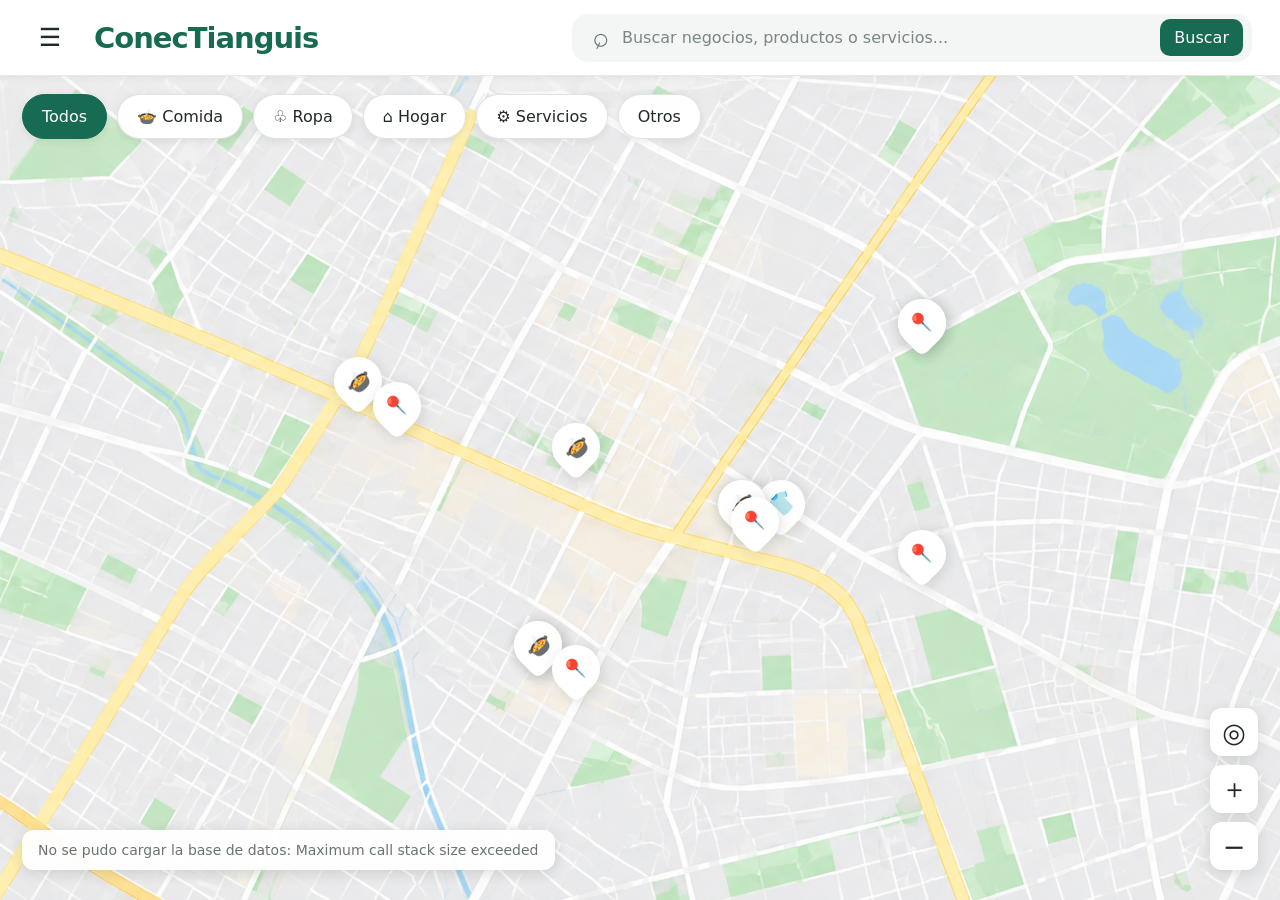
<file: index.html>
<!DOCTYPE html>
<html lang="es">
<head>
    <meta charset="UTF-8">
    <meta name="viewport" content="width=device-width, initial-scale=1.0">
    <meta name="theme-color" content="#ffffff">
    <title>Tianguis | Comercio local</title>
    <link rel="stylesheet" href="css/styles.css">
    <link rel="stylesheet" href="css/negocios.css">
    <script src="js/tianguis-negocios.js" defer></script>
    <script src="js/main.js" defer></script>
</head>
<body>
    <header class="topbar">
        <button class="icon-button" id="menuButton" aria-label="Abrir menú"
                aria-expanded="false">
            <span class="hamburger">☰</span>
        </button>

        <a class="brand" href="index.html">ConecTianguis</a>

        <form class="search-bar" id="searchForm">
            <span class="search-icon" aria-hidden="true">⌕</span>
            <input id="searchInput" type="search"
                   placeholder="Buscar negocios, productos o servicios..."
                   aria-label="Buscar negocios, productos o servicios">
            <button type="submit" aria-label="Buscar">Buscar</button>
        </form>

        <button class="icon-button mobile-search" id="mobileSearchButton"
                aria-label="Mostrar búsqueda">⌕</button>
    </header>

    <aside class="side-menu" id="sideMenu" aria-hidden="true">
        <div class="menu-heading">Explora Tianguis</div>
        <div id="dynamicNavLinks">
            <a href="index.html">⌂ &nbsp; Inicio / Mapa</a>
            <a href="registrar-negocio.html">＋ &nbsp; Registrar negocio</a>
            <a href="catalogo.html">▦ &nbsp; Catálogo</a>
            <a href="carrito.html">🛒 &nbsp; Mi carrito</a>
            <a href="valoraciones.html">★ &nbsp; Valoraciones</a>
            <a class="side-menu-report-link" href="denuncias.html">
                <span>🚨 &nbsp; Denuncia ciudadana</span>
                <small>Reporta una irregularidad en un mercado</small>
            </a>
            <a href="login.html">🔑 &nbsp; Iniciar sesión / Registro</a>
        </div>
    </aside>

    <main class="map-container">
        <div class="filters" aria-label="Filtros de negocios">
            <button class="filter-button active" data-filter="todos" aria-pressed="true">Todos</button>
            <button class="filter-button" data-filter="comida" aria-pressed="false">🍲 Comida</button>
            <button class="filter-button" data-filter="ropa" aria-pressed="false">♧ Ropa</button>
            <button class="filter-button" data-filter="hogar" aria-pressed="false">⌂ Hogar</button>
            <button class="filter-button" data-filter="servicios" aria-pressed="false">⚙ Servicios</button>
            <button class="filter-button" data-filter="otros" aria-pressed="false">Otros</button>
        </div>

        <section class="map" id="map" aria-label="Mapa esquemático de negocios">
            <div class="map-overlay" id="mapOverlay"></div>

            <section id="businessPopup" class="map-business-popup" role="dialog"
                     aria-label="Información del negocio seleccionado" hidden></section>

            <div class="map-controls">
                <button id="locateButton" aria-label="Restablecer mapa"
                        title="Restablecer mapa">◎</button>
                <button id="zoomIn" aria-label="Acercar mapa" title="Acercar">＋</button>
                <button id="zoomOut" aria-label="Alejar mapa" title="Alejar">−</button>
            </div>

            <div class="map-message" id="mapMessage" role="status" aria-live="polite">
                Explora los negocios de tu comunidad
            </div>
        </section>
    </main>
</body>
</html>
</file>
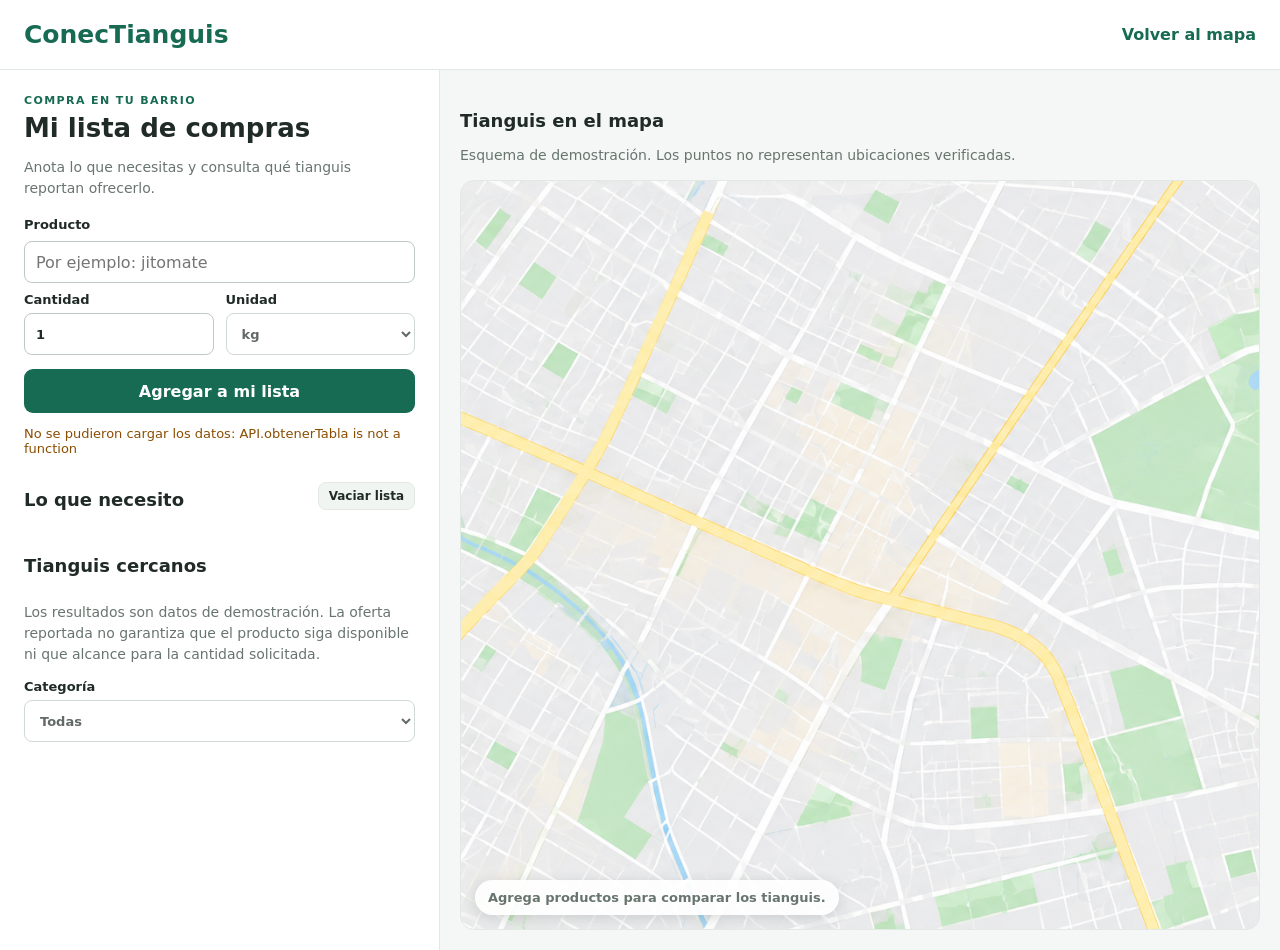
<file: carrito.html>
<!DOCTYPE html>
<html lang="es">
<head>
    <meta charset="UTF-8">

    <!-- Ajusta la página al ancho de la pantalla del dispositivo. -->
    <meta name="viewport" content="width=device-width, initial-scale=1">

    <meta name="theme-color" content="#176b52">
    <title>Mi lista de compras | Tianguis</title>

    <!-- La hoja de estilos del carrito está dentro de la carpeta css. -->
    <link rel="stylesheet" href="css/carrito.css">

    <script src="js/tianguis-negocios.js" defer></script>
    <script src="js/carrito.js" defer></script>
</head>
<body>
    <header class="encabezado">
        <a class="marca" href="index.html">ConecTianguis</a>

        <nav aria-label="Navegación principal">
            <a href="index.html">Volver al mapa</a>
        </nav>
    </header>

    <main class="distribucion">
        <section class="panel" aria-labelledby="tituloPagina">
            <p class="etiqueta">COMPRA EN TU BARRIO</p>
            <h1 id="tituloPagina">Mi lista de compras</h1>
            <p class="introduccion">
                Anota lo que necesitas y consulta qué tianguis reportan ofrecerlo.
            </p>

            <form id="formularioProducto" class="formulario">
                <label for="nombreProducto">Producto</label>
                <input
                    id="nombreProducto"
                    name="producto"
                    type="text"
                    maxlength="80"
                    list="sugerenciasProductos"
                    placeholder="Por ejemplo: jitomate"
                    autocomplete="off"
                    required>
                <datalist id="sugerenciasProductos"></datalist>

                <div class="camposCantidad">
                    <label for="cantidadProducto">
                        Cantidad
                        <input
                            id="cantidadProducto"
                            name="cantidad"
                            type="number"
                            min="0.01"
                            max="9999"
                            step="0.01"
                            value="1"
                            required>
                    </label>

                    <label for="unidadProducto">
                        Unidad
                        <select id="unidadProducto" name="unidad">
                            <option value="kg">kg</option>
                            <option value="pieza">pieza</option>
                            <option value="litro">litro</option>
                            <option value="manojo">manojo</option>
                            <option value="paquete">paquete</option>
                        </select>
                    </label>
                </div>

                <button class="botonPrincipal" type="submit">
                    Agregar a mi lista
                </button>
            </form>

            <!-- Los mensajes informan si la lista se pudo guardar. -->
            <p id="avisoAlmacenamiento" class="aviso" role="status"></p>

            <div class="tituloLista">
                <h2>Lo que necesito</h2>
                <button id="vaciarLista" class="botonSecundario" type="button">
                    Vaciar lista
                </button>
            </div>

            <ul id="listaProductos" class="listaProductos"></ul>
            <p id="resumenLista" class="resumen" aria-live="polite"></p>

            <div class="tituloLista">
                <h2>Tianguis cercanos</h2>
            </div>

            <p class="nota">
                Los resultados son datos de demostración. La oferta reportada no
                garantiza que el producto siga disponible ni que alcance para
                la cantidad solicitada.
            </p>

            <label class="filtro" for="filtroCategoria">
                Categoría
                <select id="filtroCategoria">
                    <option value="todos">Todas</option>
                    <option value="comida">Comida y alimentos</option>
                    <option value="ropa">Ropa</option>
                    <option value="hogar">Hogar</option>
                    <option value="servicios">Servicios</option>
                    <option value="otros">Otros</option>
                </select>
            </label>

            <div id="resultadosTianguis" class="resultados"></div>
        </section>

        <section class="seccionMapa" aria-labelledby="tituloMapa">
            <div class="encabezadoMapa">
                <h2 id="tituloMapa">Tianguis en el mapa</h2>
                <p>
                    Esquema de demostración. Los puntos no representan
                    ubicaciones verificadas.
                </p>
            </div>

            <div id="mapa" class="mapa" aria-label="Mapa esquemático de tianguis">
                <div id="marcadores" class="marcadores"></div>

                <p id="mensajeMapa" class="mensajeMapa" role="status" aria-live="polite">
                    Agrega productos para comparar los tianguis.
                </p>

                <!-- Este panel muestra la oferta del tianguis seleccionado. -->
                <aside
                    id="detalleTianguis"
                    class="detalleTianguis"
                    aria-label="Detalle del tianguis seleccionado"
                    hidden>
                </aside>
            </div>
        </section>
    </main>
</body>
</html>
</file>
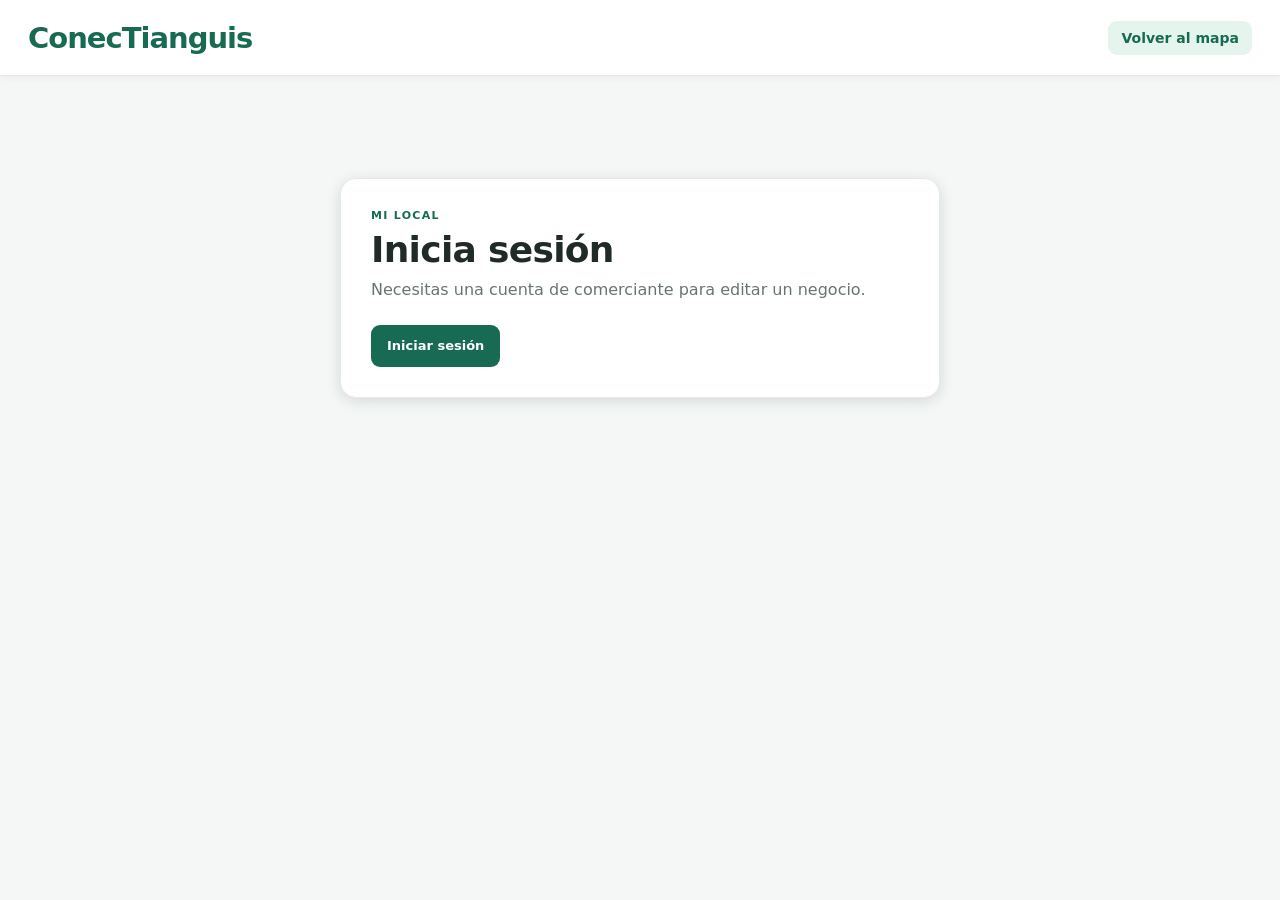
<file: detalles-local.html>
<!DOCTYPE html>
<html lang="es">
<head>
    <meta charset="UTF-8">
    <meta name="viewport" content="width=device-width, initial-scale=1.0">
    <title>Mi local | Tianguis</title>
    <link rel="stylesheet" href="css/styles.css">
    <link rel="stylesheet" href="css/detalles-local.css">
    <link rel="stylesheet" href="css/negocios.css">
    <script src="js/tianguis-negocios.js" defer></script>
    <script src="js/detalles-local.js" defer></script>
</head>
<body>
    <header class="topbar">
        <a class="brand" href="index.html">ConecTianguis</a>
        <nav class="topbar-links" aria-label="Navegación principal">
            <a href="index.html">Volver al mapa</a>
        </nav>
    </header>

    <main class="local-container">
        <section id="accessMessage" class="access-card hidden" role="status" aria-live="polite">
            <p class="eyebrow">MI LOCAL</p>
            <h1 id="accessTitle">Inicia sesión para continuar</h1>
            <p id="accessDescription">Esta sección es para cuentas de comerciante.</p>
            <a id="accessLink" class="button button-primary" href="login.html">Iniciar sesión</a>
        </section>

        <div id="localContent" class="hidden">
            <section class="page-heading">
                <div>
                    <p class="eyebrow">PANEL DEL COMERCIANTE</p>
                    <h1>Mi local</h1>
                    <p>Consulta y actualiza la información del negocio asociado a tu cuenta.</p>
                </div>
            </section>

            <p id="pageMessage" class="page-message hidden" role="status" aria-live="polite"></p>

            <section id="claimPanel" class="local-card hidden">
                <h2>Vincular un negocio</h2>
                <p>Si registraste el negocio sin iniciar sesión, escribe el código que apareció al finalizar el registro.</p>
                <form id="claimForm">
                    <div class="form-field">
                        <label for="claimCodeInput">Código de vinculación</label>
                        <input id="claimCodeInput" maxlength="20" autocomplete="off" required>
                    </div>
                    <div class="form-actions">
                        <button class="primary-action" type="submit">Vincular negocio</button>
                    </div>
                    <p id="claimMessage" class="status-message hidden" role="status"></p>
                </form>
            </section>

            <div id="businessEditor" class="hidden">
                <div class="local-layout">
                    <section class="local-card local-summary">
                        <div class="summary-heading">
                            <div class="store-icon" aria-hidden="true">🏪</div>
                            <div>
                                <p class="eyebrow">FICHA DEL NEGOCIO</p>
                                <h2 id="summaryTitle">Tu negocio</h2>
                            </div>
                        </div>
                        <p id="summaryDescription" class="summary-description"></p>
                        <dl id="localDetails" class="details-list"></dl>
                        <div id="photoGallery" class="photo-gallery"></div>
                        <div class="summary-actions">
                            <a id="publicDetailsLink" class="button button-secondary" href="#">Ver ficha pública</a>
                            <a id="ratingsLink" class="button button-secondary" href="#">Ver valoraciones</a>
                        </div>
                    </section>

                    <section class="local-card editor-card">
                        <h2>Editar información</h2>
                        <p class="editor-intro">Los cambios actualizan el mismo negocio y conservan sus valoraciones.</p>

                        <form id="localForm">
                            <div class="form-grid">
                                <div class="form-field">
                                    <label for="businessName">Nombre *</label>
                                    <input id="businessName" maxlength="100" required>
                                </div>

                                <div class="form-field">
                                    <label for="category">Categoría *</label>
                                    <select id="category" required>
                                        <option value="ropa">Ropa</option>
                                        <option value="comida-preparada">Comida preparada</option>
                                        <option value="carne">Carne</option>
                                        <option value="pollo">Pollo</option>
                                        <option value="pescado">Pescado</option>
                                        <option value="frutas-verduras">Fruta y verdura</option>
                                        <option value="cremeria">Cremería</option>
                                        <option value="libros">Libros</option>
                                        <option value="tiendas-catalogo">Tiendas de catálogo</option>
                                        <option value="hogar">Hogar</option>
                                        <option value="servicios">Servicios</option>
                                        <option value="otro">Otro</option>
                                    </select>
                                </div>

                                <div class="form-field full-width">
                                    <label for="location">Ubicación o referencia *</label>
                                    <input id="location" maxlength="240" required>
                                </div>

                                <div class="form-field full-width">
                                    <label>Selecciona el punto del negocio en el mapa</label>
                                    <div id="editLocationMap" class="location-picker" tabindex="0"
                                         role="button" aria-label="Seleccionar el punto del negocio">
                                        <span id="editLocationPin" class="location-pin" aria-hidden="true">📍</span>
                                    </div>
                                    <small id="editLocationStatus">Selecciona un punto para mostrar el negocio en el mapa.</small>
                                </div>

                                <fieldset class="form-field full-width">
                                    <legend>Horario *</legend>
                                    <div class="week-days">
                                        <label><input type="checkbox" name="days" value="lunes"> Lunes</label>
                                        <label><input type="checkbox" name="days" value="martes"> Martes</label>
                                        <label><input type="checkbox" name="days" value="miércoles"> Miércoles</label>
                                        <label><input type="checkbox" name="days" value="jueves"> Jueves</label>
                                        <label><input type="checkbox" name="days" value="viernes"> Viernes</label>
                                        <label><input type="checkbox" name="days" value="sábado"> Sábado</label>
                                        <label><input type="checkbox" name="days" value="domingo"> Domingo</label>
                                    </div>
                                    <div class="form-grid">
                                        <div class="form-field">
                                            <label for="openingTime">Apertura *</label>
                                            <input id="openingTime" type="time" required>
                                        </div>
                                        <div class="form-field">
                                            <label for="closingTime">Cierre *</label>
                                            <input id="closingTime" type="time" required>
                                        </div>
                                    </div>
                                </fieldset>

                                <div class="form-field full-width">
                                    <label for="description">Descripción</label>
                                    <textarea id="description" maxlength="300"></textarea>
                                </div>

                                <div class="form-field full-width">
                                    <label for="parking">Saturación o estacionamiento</label>
                                    <select id="parking">
                                        <option value="">Sin información</option>
                                        <option value="Poca saturación; estacionamiento disponible">Poca saturación; estacionamiento disponible</option>
                                        <option value="Saturación moderada; estacionamiento limitado">Saturación moderada; estacionamiento limitado</option>
                                        <option value="Mucha saturación; poco estacionamiento">Mucha saturación; poco estacionamiento</option>
                                        <option value="No cuenta con estacionamiento">No cuenta con estacionamiento</option>
                                    </select>
                                </div>

                                <div class="form-field full-width">
                                    <label for="photos">Agregar o reemplazar fotos (máximo 3; hasta 350 KB cada una)</label>
                                    <input id="photos" type="file" accept="image/*" multiple>
                                </div>

                                <div class="form-field">
                                    <label for="contactMethod">Medio de contacto</label>
                                    <select id="contactMethod">
                                        <option value="">No compartir</option>
                                        <option value="WhatsApp">WhatsApp</option>
                                        <option value="Teléfono">Teléfono</option>
                                        <option value="Correo">Correo</option>
                                    </select>
                                </div>

                                <div class="form-field">
                                    <label for="contactValue">Dato de contacto</label>
                                    <input id="contactValue" maxlength="120">
                                </div>

                                <div class="form-field full-width">
                                    <label class="consent-line">
                                        <input id="shareContact" type="checkbox">
                                        Autorizo que el contacto aparezca en la ficha pública.
                                    </label>
                                </div>
                            </div>

                            <p id="formMessage" class="status-message hidden" role="status"></p>
                            <div class="form-actions">
                                <button class="primary-action" type="submit">Guardar cambios</button>
                            </div>
                        </form>
                    </section>
                </div>
            </div>
        </div>
    </main>
</body>
</html>
</file>
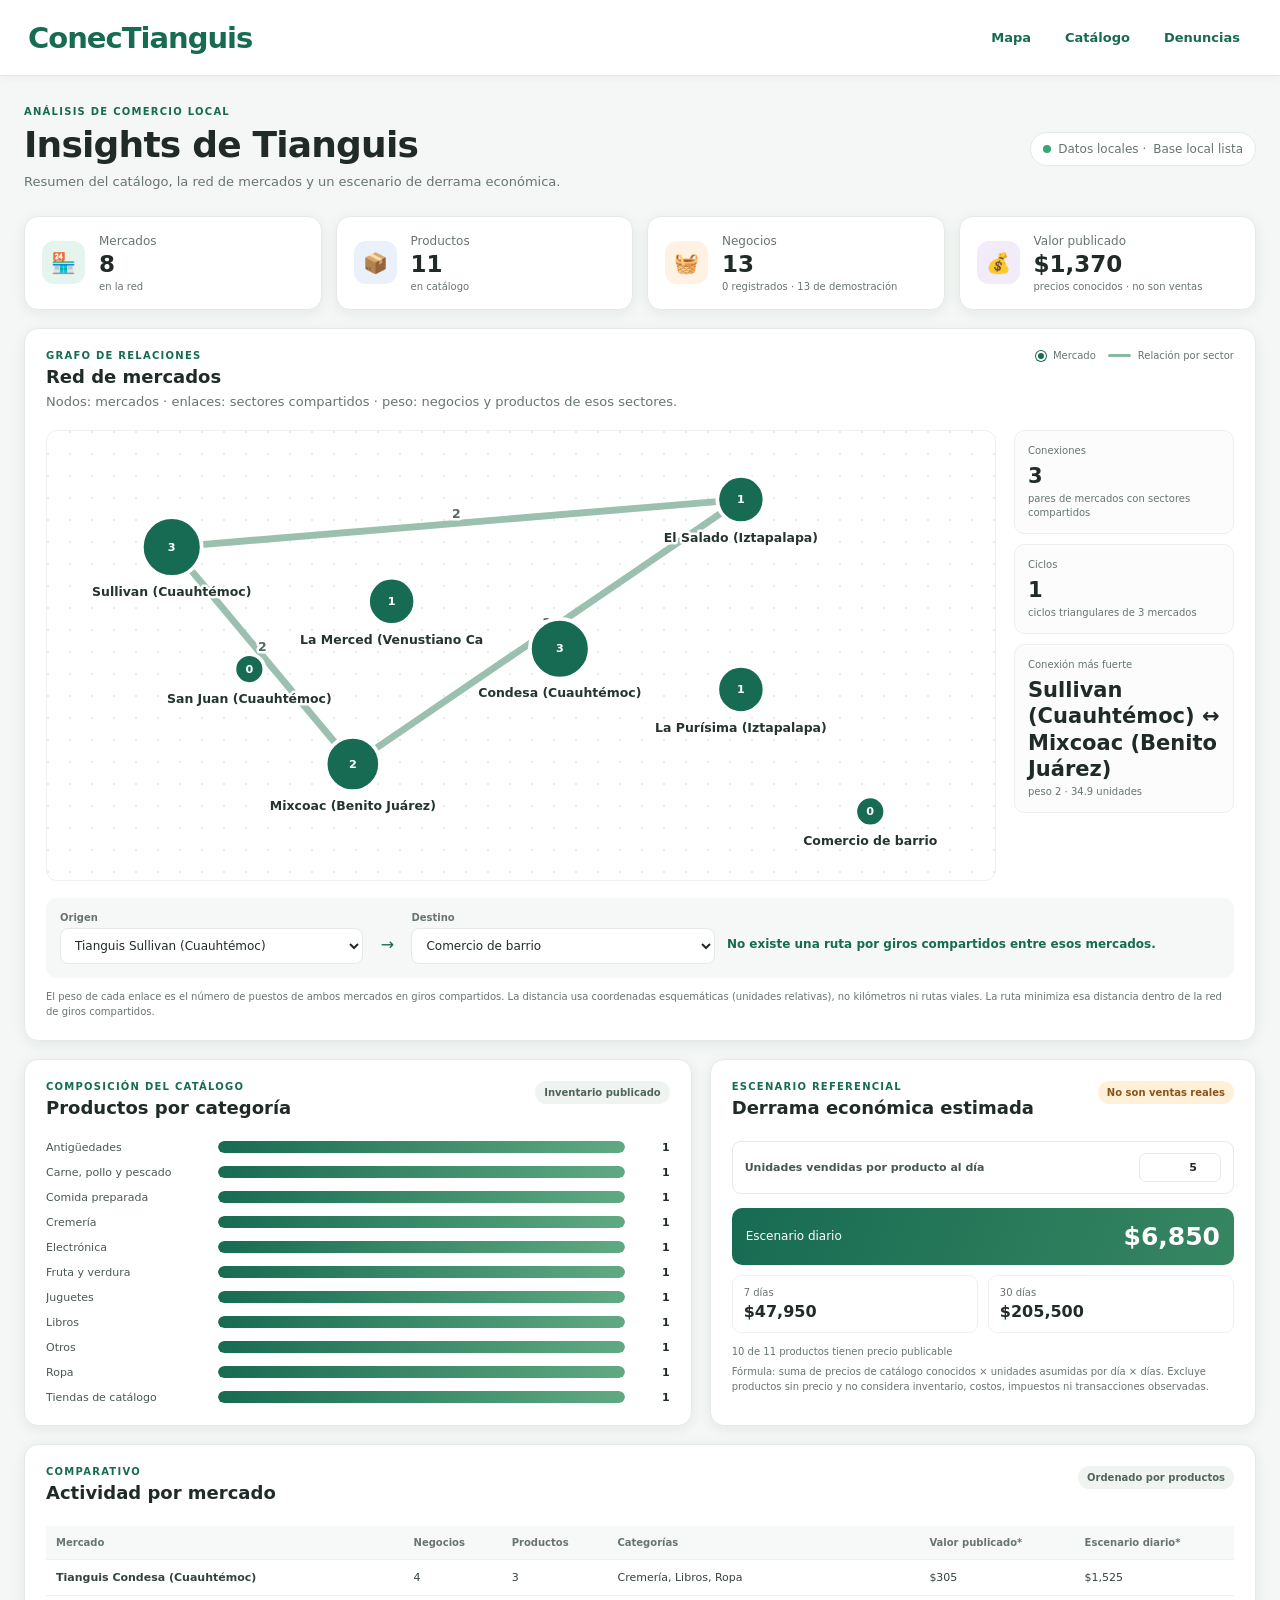
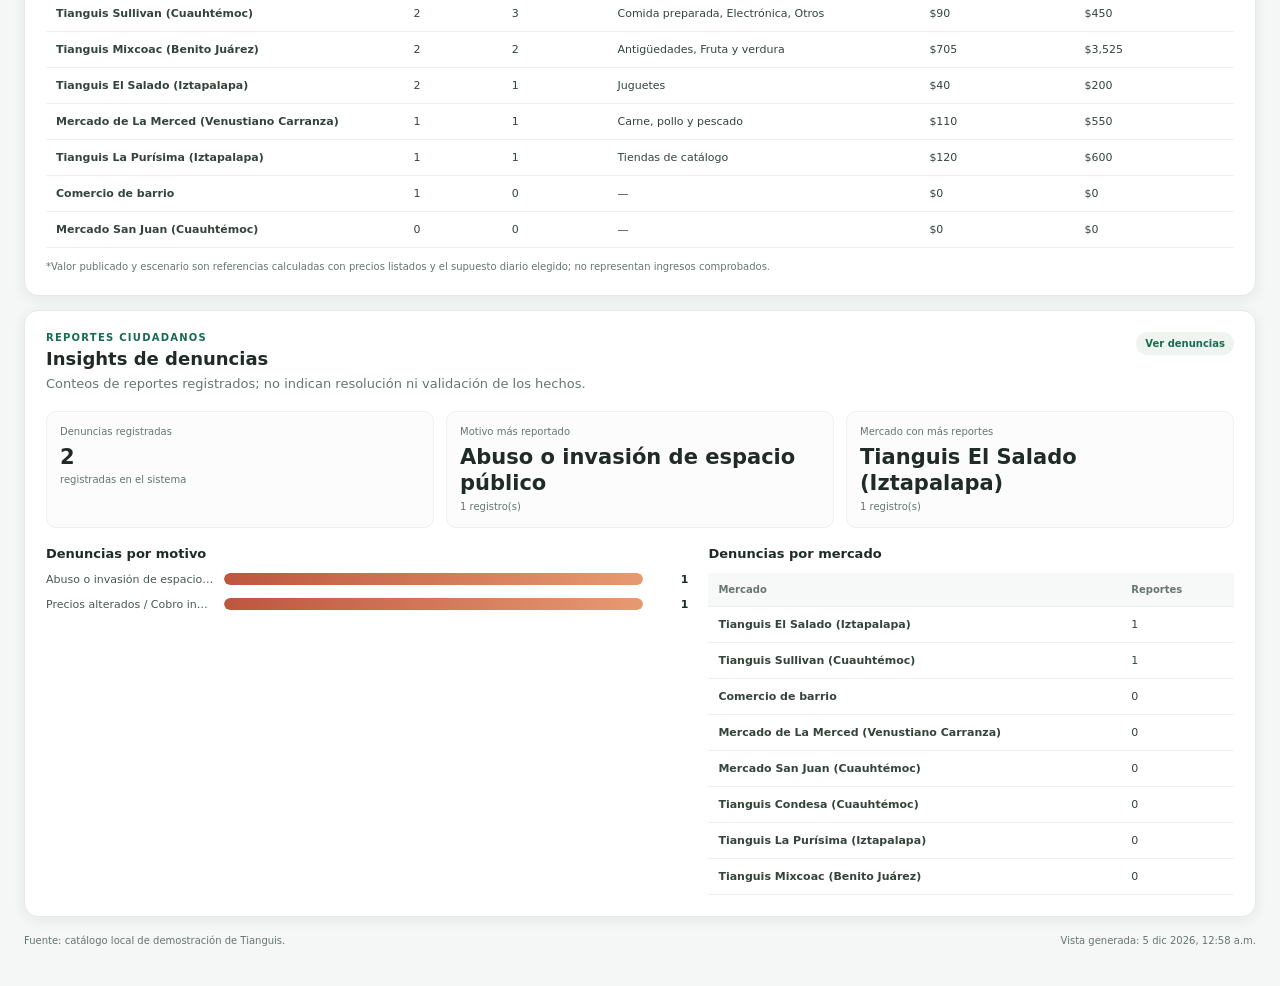
<file: insights.html>
<!DOCTYPE html>
<html lang="es">
<head>
    <meta charset="UTF-8">
    <meta name="viewport" content="width=device-width, initial-scale=1">
    <meta name="theme-color" content="#176b52">
    <title>Insights | Tianguis</title>
    <link rel="stylesheet" href="css/styles.css">
    <link rel="stylesheet" href="css/insights.css">
    <script src="js/tianguis-negocios.js" defer></script>
    <script src="js/insights.js" defer></script>
</head>
<body>
    <header class="topbar">
        <a class="brand" href="index.html">ConecTianguis</a>
        <nav class="topbar-nav" aria-label="Navegación principal">
            <a href="index.html">Mapa</a>
            <a href="catalogo.html">Catálogo</a>
            <a href="denuncias.html">Denuncias</a>
        </nav>
    </header>

    <main class="insights-shell">
        <section class="dashboard-heading">
            <div>
                <p class="eyebrow">ANÁLISIS DE COMERCIO LOCAL</p>
                <h1>Insights de Tianguis</h1>
                <p>Resumen del catálogo, la red de mercados y un escenario de derrama económica.</p>
            </div>
            <div class="data-status"><span class="status-dot"></span> Datos locales · <span id="dataStatus">Cargando…</span></div>
        </section>

        <div id="dashboardError" class="dashboard-error hidden" role="alert"></div>

        <section class="kpi-grid" aria-label="Indicadores principales">
            <article class="kpi-card">
                <span class="kpi-icon green">🏪</span>
                <div><p>Mercados</p><strong id="kpiMarkets">—</strong><small id="kpiMarketsDetail">en la red</small></div>
            </article>
            <article class="kpi-card">
                <span class="kpi-icon blue">📦</span>
                <div><p>Productos</p><strong id="kpiProducts">—</strong><small id="kpiProductsDetail">en catálogo</small></div>
            </article>
            <article class="kpi-card">
                <span class="kpi-icon orange">🧺</span>
                <div><p>Negocios</p><strong id="kpiBusinesses">—</strong><small id="kpiBusinessesDetail">registrados</small></div>
            </article>
            <article class="kpi-card">
                <span class="kpi-icon purple">💰</span>
                <div><p>Valor publicado</p><strong id="kpiListedValue">—</strong><small>precios conocidos · no son ventas</small></div>
            </article>
        </section>

        <section class="panel network-panel" aria-labelledby="networkTitle">
            <div class="panel-heading">
                <div>
                    <p class="eyebrow">GRAFO DE RELACIONES</p>
                    <h2 id="networkTitle">Red de mercados</h2>
                    <p>Nodos: mercados · enlaces: sectores compartidos · peso: negocios y productos de esos sectores.</p>
                </div>
                <div class="network-legend"><span class="legend-node"></span> Mercado <span class="legend-line"></span> Relación por sector</div>
            </div>
            <div class="network-layout">
                <div class="network-canvas-wrap">
                    <svg id="networkGraph" class="network-canvas" role="img" aria-label="Red ponderada de mercados"></svg>
                </div>
                <aside class="network-insights">
                    <article class="insight-tile">
                        <span class="tile-label">Conexiones</span>
                        <strong id="networkEdges">—</strong>
                        <small>pares de mercados con sectores compartidos</small>
                    </article>
                    <article class="insight-tile">
                        <span class="tile-label">Ciclos</span>
                        <strong id="networkCycles">—</strong>
                        <small>ciclos triangulares de 3 mercados</small>
                    </article>
                    <article class="insight-tile">
                        <span class="tile-label">Conexión más fuerte</span>
                        <strong id="strongestLink">—</strong>
                        <small id="strongestLinkDetail">mayor peso compartido</small>
                    </article>
                </aside>
            </div>
            <div class="route-tools">
                <div class="field">
                    <label for="routeOrigin">Origen</label>
                    <select id="routeOrigin"></select>
                </div>
                <span class="route-arrow" aria-hidden="true">→</span>
                <div class="field">
                    <label for="routeDestination">Destino</label>
                    <select id="routeDestination"></select>
                </div>
                <output id="routeResult" class="route-result" aria-live="polite">Calculando ruta…</output>
            </div>
            <p class="method-note">El peso de cada enlace es el número de puestos de ambos mercados en giros compartidos. La distancia usa coordenadas esquemáticas (unidades relativas), no kilómetros ni rutas viales. La ruta minimiza esa distancia dentro de la red de giros compartidos.</p>
        </section>

        <section class="analysis-grid">
            <article class="panel chart-panel">
                <div class="panel-heading">
                    <div>
                        <p class="eyebrow">COMPOSICIÓN DEL CATÁLOGO</p>
                        <h2>Productos por categoría</h2>
                    </div>
                    <span class="panel-badge">Inventario publicado</span>
                </div>
                <div id="categoryChart" class="category-chart" role="img" aria-label="Conteo de productos por categoría"></div>
            </article>

            <article class="panel economic-panel">
                <div class="panel-heading">
                    <div>
                        <p class="eyebrow">ESCENARIO REFERENCIAL</p>
                        <h2>Derrama económica estimada</h2>
                    </div>
                    <span class="panel-badge estimate-badge">No son ventas reales</span>
                </div>
                <label class="assumption-control" for="dailyUnits">
                    <span>Unidades vendidas por producto al día</span>
                    <input id="dailyUnits" type="number" min="0" max="10000" step="1" value="5">
                </label>
                <div class="economic-total">
                    <span>Escenario diario</span>
                    <strong id="dailyEstimate">—</strong>
                </div>
                <div class="economic-periods">
                    <div><span>7 días</span><strong id="weeklyEstimate">—</strong></div>
                    <div><span>30 días</span><strong id="monthlyEstimate">—</strong></div>
                </div>
                <div class="economic-footnote">
                    <span id="pricedProductsNote">—</span>
                    <p>Fórmula: suma de precios de catálogo conocidos × unidades asumidas por día × días. Excluye productos sin precio y no considera inventario, costos, impuestos ni transacciones observadas.</p>
                </div>
            </article>
        </section>

        <section class="panel market-table-panel">
            <div class="panel-heading">
                <div>
                    <p class="eyebrow">COMPARATIVO</p>
                    <h2>Actividad por mercado</h2>
                </div>
                <span class="panel-badge">Ordenado por productos</span>
            </div>
            <div class="table-scroll">
                <table>
                    <thead>
                        <tr>
                            <th scope="col">Mercado</th>
                            <th scope="col">Negocios</th>
                            <th scope="col">Productos</th>
                            <th scope="col">Categorías</th>
                            <th scope="col">Valor publicado*</th>
                            <th scope="col">Escenario diario*</th>
                        </tr>
                    </thead>
                    <tbody id="marketTableBody"></tbody>
                </table>
            </div>
            <p class="table-footnote">*Valor publicado y escenario son referencias calculadas con precios listados y el supuesto diario elegido; no representan ingresos comprobados.</p>
        </section>

        <section class="panel complaint-panel" aria-labelledby="complaintsTitle">
            <div class="panel-heading">
                <div>
                    <p class="eyebrow">REPORTES CIUDADANOS</p>
                    <h2 id="complaintsTitle">Insights de denuncias</h2>
                    <p>Conteos de reportes registrados; no indican resolución ni validación de los hechos.</p>
                </div>
                <a class="panel-badge complaint-link" href="denuncias.html">Ver denuncias</a>
            </div>
            <div class="complaint-summary">
                <article class="insight-tile">
                    <span class="tile-label">Denuncias registradas</span>
                    <strong id="complaintTotal">—</strong>
                    <small id="complaintTotalDetail">—</small>
                </article>
                <article class="insight-tile">
                    <span class="tile-label">Motivo más reportado</span>
                    <strong id="complaintTopType">—</strong>
                    <small id="complaintTopTypeDetail">—</small>
                </article>
                <article class="insight-tile">
                    <span class="tile-label">Mercado con más reportes</span>
                    <strong id="complaintTopMarket">—</strong>
                    <small id="complaintTopMarketDetail">—</small>
                </article>
            </div>
            <div class="complaint-analysis-grid">
                <div>
                    <h3>Denuncias por motivo</h3>
                    <div id="complaintTypeChart" class="category-chart" role="img" aria-label="Conteo de denuncias por motivo"></div>
                </div>
                <div>
                    <h3>Denuncias por mercado</h3>
                    <div class="table-scroll">
                        <table>
                            <thead>
                                <tr>
                                    <th scope="col">Mercado</th>
                                    <th scope="col">Reportes</th>
                                </tr>
                            </thead>
                            <tbody id="complaintMarketTable"></tbody>
                        </table>
                    </div>
                </div>
            </div>
        </section>

        <footer class="dashboard-footer">
            <span>Fuente: catálogo local de demostración de Tianguis.</span>
            <span id="updatedAt">—</span>
        </footer>
    </main>
</body>
</html>
</file>
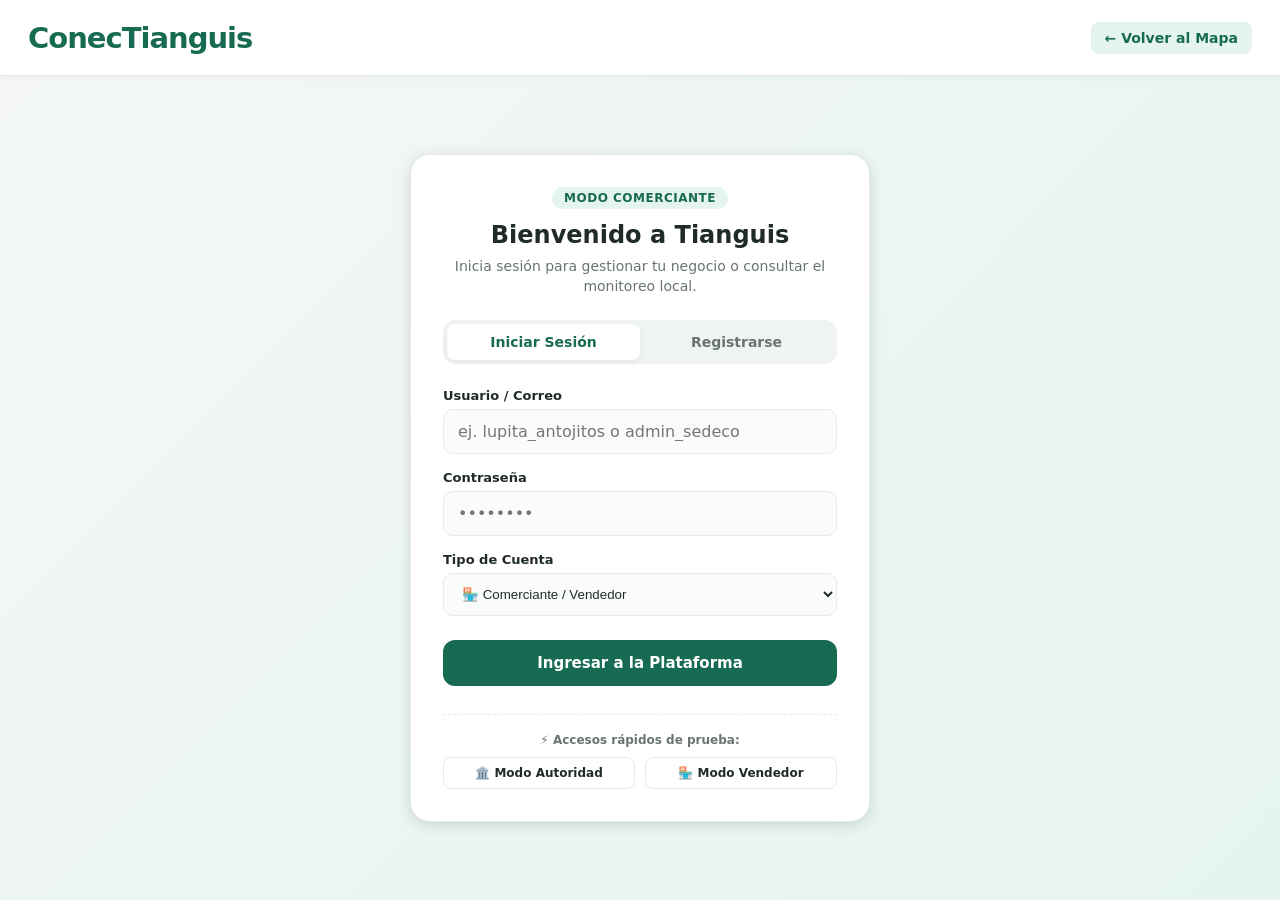
<file: login.html>
<!DOCTYPE html>
<html lang="es">
<head>
    <meta charset="UTF-8">
    <meta name="viewport" content="width=device-width, initial-scale=1.0">
    <meta name="theme-color" content="#176b52">
    <title>Iniciar Sesión / Registro | Tianguis</title>
    <link rel="stylesheet" href="css/styles.css">
    <link rel="stylesheet" href="css/login.css">
    <script src="js/tianguis-negocios.js" defer></script>
    <script src="js/login.js" defer></script>
</head>
<body>
    <header class="topbar">
        <a class="brand" href="index.html">ConecTianguis</a>
        <div class="topbar-right">
            <a href="index.html" class="btn-secondary-link">← Volver al Mapa</a>
        </div>
    </header>

    <main class="login-container">
        <div class="login-card">
            <div class="card-header">
                <span class="badge-role" id="roleBadge">Acceso General</span>
                <h1 id="formTitle">Bienvenido a Tianguis</h1>
                <p id="formSubtitle">Inicia sesión para gestionar tu negocio o consultar el monitoreo local.</p>
            </div>

            <div class="tab-buttons" role="tablist">
                <button class="tab-btn active" id="tabLogin" role="tab" aria-selected="true">Iniciar Sesión</button>
                <button class="tab-btn" id="tabRegister" role="tab" aria-selected="false">Registrarse</button>
            </div>

            <!-- Formulario de Login -->
            <form id="loginForm" class="auth-form">
                <div class="form-group">
                    <label for="loginUser">Usuario / Correo</label>
                    <input type="text" id="loginUser" placeholder="ej. lupita_antojitos o admin_sedeco" required>
                </div>

                <div class="form-group">
                    <label for="loginPassword">Contraseña</label>
                    <input type="password" id="loginPassword" placeholder="••••••••" required>
                </div>

                <div class="form-group">
                    <label for="loginRole">Tipo de Cuenta</label>
                    <select id="loginRole" required>
                        <option value="vendedor">🏪 Comerciante / Vendedor</option>
                        <option value="admin">🏛️ Autoridad / Gobierno (Admin)</option>
                    </select>
                </div>

                <button type="submit" class="btn-primary">Ingresar a la Plataforma</button>
            </form>

            <!-- Formulario de Registro -->
            <form id="registerForm" class="auth-form hidden">
                <div class="form-group">
                    <label for="regRole">Quiero registrarme como:</label>
                    <select id="regRole" required>
                        <option value="vendedor">🏪 Comerciante / Vendedor de Tianguis o Mercado</option>
                        <option value="admin">🏛️ Autoridad (SEDECO / Alcaldía)</option>
                    </select>
                </div>

                <div class="form-group">
                    <label for="regName">Nombre Completo</label>
                    <input type="text" id="regName" placeholder="Ej. María Guadalupe Pérez" required>
                </div>

                <!-- Campo dinámico: Nombre del puesto -->
                <div class="form-group" id="groupBusinessName">
                    <label for="regBusiness">Nombre del Puesto / Negocio</label>
                    <input type="text" id="regBusiness" placeholder="Ej. Antojitos Lupita">
                </div>

                <!-- Campo dinámico: Selección de Tianguis -->
                <div class="form-group" id="groupTianguis">
                    <label for="regTianguis">Selecciona el Tianguis o Mercado donde vendes</label>
                    <select id="regTianguis">
                        <option value="" disabled selected>Selecciona una opción...</option>
                    </select>
                </div>

                <div class="form-group">
                    <label for="regUser">Nombre de Usuario</label>
                    <input type="text" id="regUser" placeholder="Crea un usuario único" required>
                </div>

                <div class="form-group">
                    <label for="regPassword">Contraseña</label>
                    <input type="password" id="regPassword" placeholder="Crea una contraseña segura" required>
                </div>

                <button type="submit" class="btn-primary">Crear Cuenta</button>
            </form>

            <div id="authAlert" class="auth-alert hidden" role="alert"></div>

            <div class="demo-quick-access">
                <span>⚡ Accesos rápidos de prueba:</span>
                <div class="demo-buttons">
                    <button type="button" class="btn-demo" id="demoAdminBtn">🏛️ Modo Autoridad</button>
                    <button type="button" class="btn-demo" id="demoVendorBtn">🏪 Modo Vendedor</button>
                </div>
            </div>
        </div>
    </main>
</body>
</html>
</file>
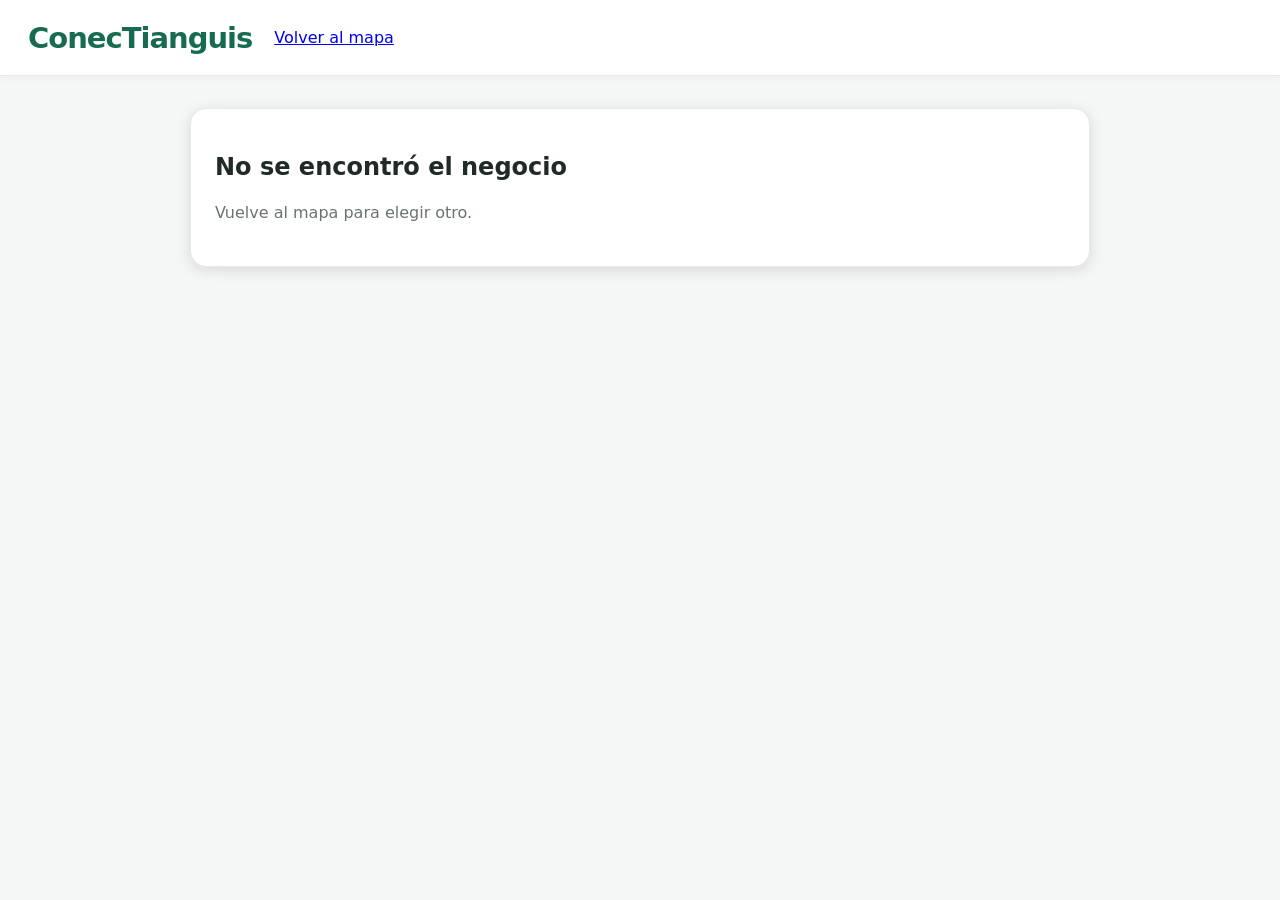
<file: negocio.html>
<!DOCTYPE html>
<html lang="es">
<head>
    <meta charset="UTF-8">
    <meta name="viewport" content="width=device-width, initial-scale=1.0">
    <title>Detalles del negocio | Tianguis</title>
    <link rel="stylesheet" href="css/styles.css">
    <link rel="stylesheet" href="css/negocios.css">
    <script src="js/tianguis-negocios.js" defer></script>
    <script src="js/negocio.js" defer></script>
</head>
<body>
    <header class="topbar">
        <a class="brand" href="index.html">ConecTianguis</a>
        <nav class="topbar-links" aria-label="Navegación principal">
            <a href="index.html">Volver al mapa</a>
        </nav>
    </header>

    <main class="page-shell">
        <section id="businessDetails" class="page-card" aria-live="polite">
            <p>Cargando información del negocio…</p>
        </section>
    </main>
</body>
</html>
</file>
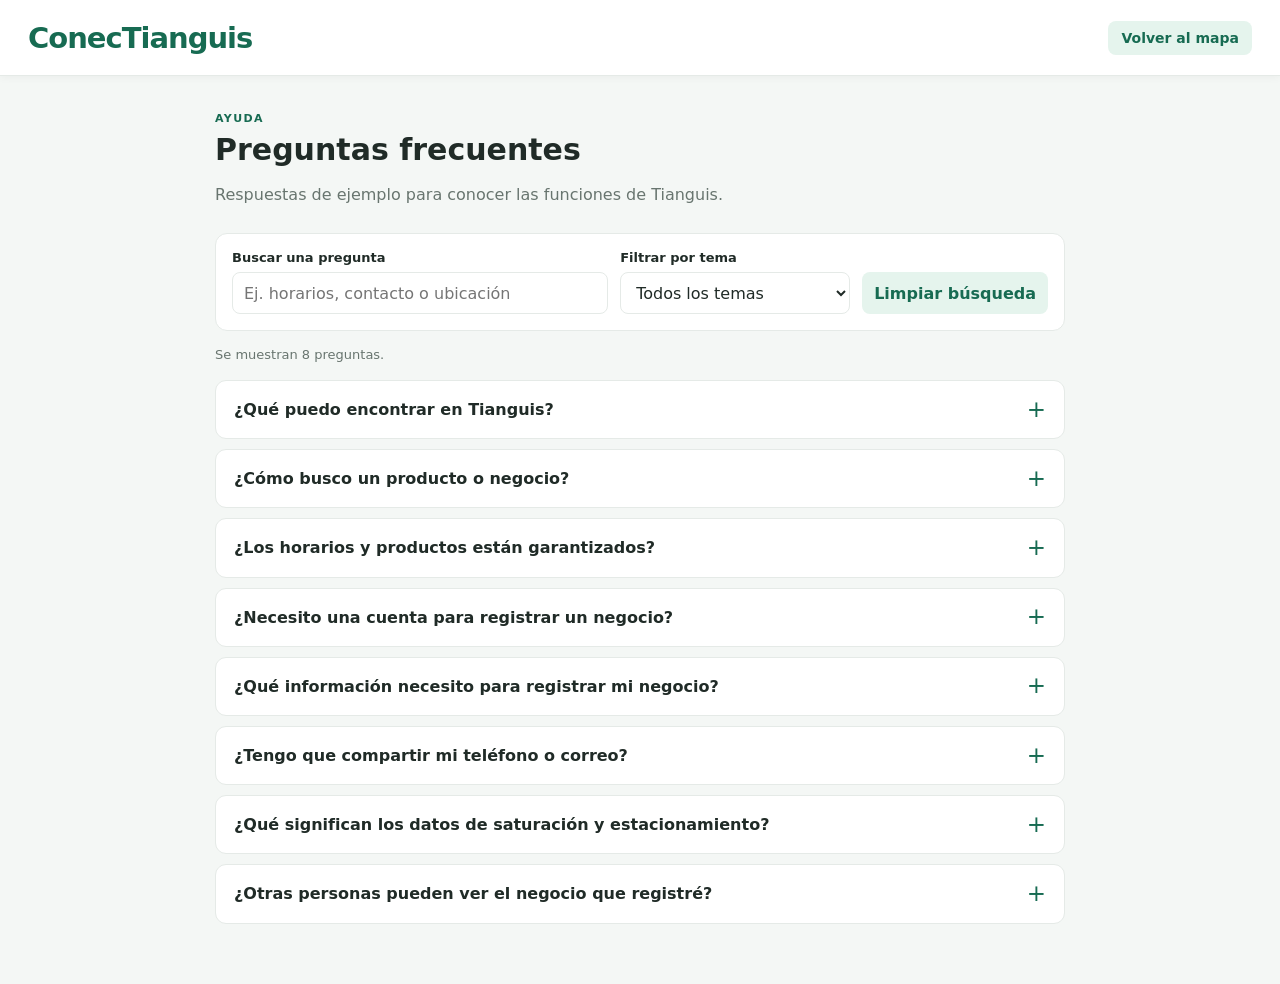
<file: qa.html>
<!DOCTYPE html>
<html lang="es">
<head>
    <meta charset="UTF-8">
    <meta name="viewport" content="width=device-width, initial-scale=1">
    <meta name="theme-color" content="#176b52">
    <title>Preguntas frecuentes | Tianguis</title>

    <!-- Se reutilizan los estilos generales del proyecto. -->
    <link rel="stylesheet" href="css/styles.css">
    <link rel="stylesheet" href="css/qa.css">

    <!-- Este archivo permite buscar y filtrar las preguntas. -->
    <script src="js/qa.js" defer></script>
</head>
<body>
    <header class="topbar">
        <a class="brand" href="index.html">ConecTianguis</a>

        <div class="qa-header-actions">
            <a href="index.html">Volver al mapa</a>
        </div>
    </header>

    <main class="qa-container">
        <section class="qa-intro" aria-labelledby="tituloPreguntas">
            <p class="qa-etiqueta">AYUDA</p>
            <h1 id="tituloPreguntas">Preguntas frecuentes</h1>
            <p>
                Respuestas de ejemplo para conocer las funciones de Tianguis.
            </p>
        </section>

        <section class="qa-tools" aria-label="Buscar preguntas">
            <div class="qa-field">
                <label for="buscarPregunta">Buscar una pregunta</label>
                <input
                    id="buscarPregunta"
                    type="search"
                    placeholder="Ej. horarios, contacto o ubicación"
                    autocomplete="off">
            </div>

            <div class="qa-field">
                <label for="filtroPreguntas">Filtrar por tema</label>
                <select id="filtroPreguntas">
                    <option value="todos">Todos los temas</option>
                    <option value="uso">Uso de la página</option>
                    <option value="registro">Registro de negocios</option>
                    <option value="informacion">Información y privacidad</option>
                </select>
            </div>

            <button id="limpiarBusqueda" class="qa-clear-button" type="button">
                Limpiar búsqueda
            </button>
        </section>

        <p id="estadoPreguntas" class="qa-status" role="status" aria-live="polite"></p>

        <section id="listaPreguntas" class="qa-list" aria-label="Respuestas">
            <details class="qa-item" data-categoria="uso">
                <summary>¿Qué puedo encontrar en Tianguis?</summary>
                <div class="qa-answer">
                    <p>
                        La idea de Tianguis es ayudar a encontrar mercados,
                        tianguis y negocios de barrio, junto con los productos
                        y horarios que reportan.
                    </p>
                </div>
            </details>

            <details class="qa-item" data-categoria="uso">
                <summary>¿Cómo busco un producto o negocio?</summary>
                <div class="qa-answer">
                    <p>
                        Puedes escribir el nombre del producto o negocio en el
                        buscador de la página principal. La búsqueda y los
                        resultados disponibles dependen de la información
                        cargada en el prototipo.
                    </p>
                </div>
            </details>

            <details class="qa-item" data-categoria="informacion">
                <summary>¿Los horarios y productos están garantizados?</summary>
                <div class="qa-answer">
                    <p>
                        No. La información puede estar desactualizada y una
                        oferta reportada no garantiza que el producto siga
                        disponible cuando llegues. Confirma los detalles con
                        el negocio cuando sea posible.
                    </p>
                </div>
            </details>

            <details class="qa-item" data-categoria="registro">
                <summary>¿Necesito una cuenta para registrar un negocio?</summary>
                <div class="qa-answer">
                    <p>
                        No. El formulario de registro puede llenarse sin iniciar
                        sesión. En esta versión de demostración, los registros
                        se guardan en el navegador donde se envía el formulario.
                    </p>
                </div>
            </details>

            <details class="qa-item" data-categoria="registro">
                <summary>¿Qué información necesito para registrar mi negocio?</summary>
                <div class="qa-answer">
                    <p>
                        El nombre, tipo, categoría, ubicación escrita y horario
                        son obligatorios. La descripción, el contacto, la
                        información de estacionamiento y las fotos son
                        opcionales.
                    </p>
                </div>
            </details>

            <details class="qa-item" data-categoria="registro">
                <summary>¿Tengo que compartir mi teléfono o correo?</summary>
                <div class="qa-answer">
                    <p>
                        No. El contacto es opcional. Si decides agregarlo,
                        debes elegir un medio y autorizar que se muestre.
                    </p>
                </div>
            </details>

            <details class="qa-item" data-categoria="informacion">
                <summary>¿Qué significan los datos de saturación y estacionamiento?</summary>
                <div class="qa-answer">
                    <p>
                        Son datos opcionales que comparte quien registra el
                        negocio. No representan una medición en tiempo real,
                        así que pueden cambiar.
                    </p>
                </div>
            </details>

            <details class="qa-item" data-categoria="informacion">
                <summary>¿Otras personas pueden ver el negocio que registré?</summary>
                <div class="qa-answer">
                    <p>
                        En el prototipo actual, el registro queda guardado en el
                        navegador donde llenaste el formulario. Para que otras
                        personas lo vean, hace falta conectar la página a un
                        servidor compartido.
                    </p>
                </div>
            </details>

            <p id="sinResultados" class="qa-empty" hidden>
                No se encontraron preguntas con esos criterios.
            </p>
        </section>
    </main>
</body>
</html>
</file>
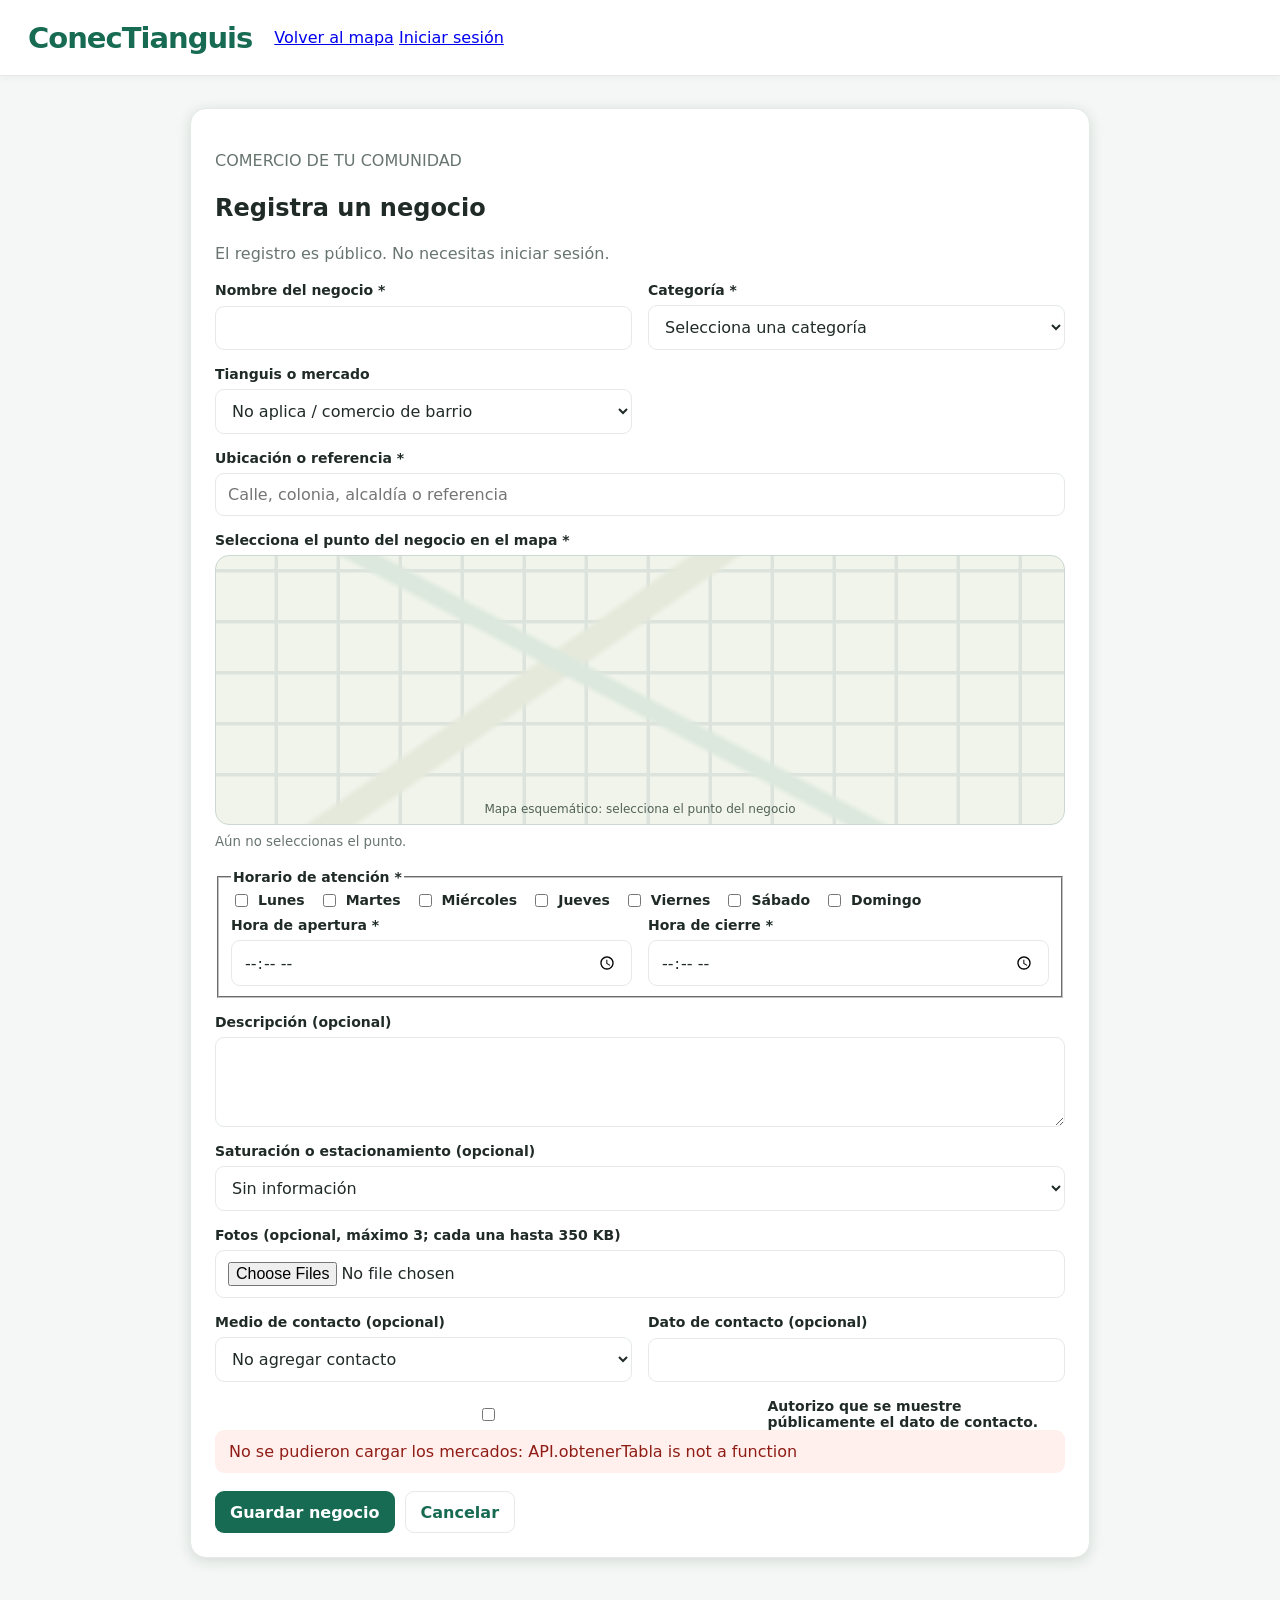
<file: registrar-negocio.html>
<!DOCTYPE html>
<html lang="es">
<head>
    <meta charset="UTF-8">
    <meta name="viewport" content="width=device-width, initial-scale=1.0">
    <title>Registrar negocio | Tianguis</title>
    <link rel="stylesheet" href="css/styles.css">
    <link rel="stylesheet" href="css/negocios.css">
    <script src="js/tianguis-negocios.js" defer></script>
    <script src="js/registrar-negocio.js" defer></script>
</head>
<body>
    <header class="topbar">
        <a class="brand" href="index.html">ConecTianguis</a>
        <nav class="topbar-links" aria-label="Navegación principal">
            <a href="index.html">Volver al mapa</a>
            <a href="login.html">Iniciar sesión</a>
        </nav>
    </header>

    <main class="page-shell">
        <section class="page-card">
            <p class="eyebrow">COMERCIO DE TU COMUNIDAD</p>
            <h1>Registra un negocio</h1>
            <p>El registro es público. No necesitas iniciar sesión.</p>

            <form id="businessForm">
                <div class="form-grid">
                    <div class="form-field">
                        <label for="businessName">Nombre del negocio *</label>
                        <input id="businessName" name="businessName" maxlength="100" required>
                    </div>

                    <div class="form-field">
                        <label for="category">Categoría *</label>
                        <select id="category" name="category" required>
                            <option value="">Selecciona una categoría</option>
                            <option value="ropa">Ropa</option>
                            <option value="comida-preparada">Comida preparada</option>
                            <option value="carne">Carne</option>
                            <option value="pollo">Pollo</option>
                            <option value="pescado">Pescado</option>
                            <option value="frutas-verduras">Fruta y verdura</option>
                            <option value="cremeria">Cremería</option>
                            <option value="libros">Libros</option>
                            <option value="tiendas-catalogo">Tiendas de catálogo</option>
                            <option value="hogar">Hogar</option>
                            <option value="servicios">Servicios</option>
                            <option value="otro">Otro</option>
                        </select>
                    </div>

                    <div class="form-field">
                        <label for="marketId">Tianguis o mercado</label>
                        <select id="marketId" name="marketId">
                            <option value="">No aplica / comercio de barrio</option>
                        </select>
                    </div>

                    <div class="form-field full-width">
                        <label for="location">Ubicación o referencia *</label>
                        <input id="location" name="location" maxlength="240"
                               placeholder="Calle, colonia, alcaldía o referencia" required>
                    </div>

                    <div class="form-field full-width">
                        <label>Selecciona el punto del negocio en el mapa *</label>
                        <div id="locationMap" class="location-picker"
                             role="button" tabindex="0"
                             aria-label="Selecciona en este mapa esquemático la ubicación del negocio">
                            <span id="locationPin" class="location-pin" aria-hidden="true">📍</span>
                        </div>
                        <small id="locationStatus" role="status">Aún no seleccionas el punto.</small>
                    </div>

                    <fieldset class="form-field full-width">
                        <legend>Horario de atención *</legend>
                        <div class="week-days">
                            <label><input type="checkbox" name="days" value="lunes"> Lunes</label>
                            <label><input type="checkbox" name="days" value="martes"> Martes</label>
                            <label><input type="checkbox" name="days" value="miércoles"> Miércoles</label>
                            <label><input type="checkbox" name="days" value="jueves"> Jueves</label>
                            <label><input type="checkbox" name="days" value="viernes"> Viernes</label>
                            <label><input type="checkbox" name="days" value="sábado"> Sábado</label>
                            <label><input type="checkbox" name="days" value="domingo"> Domingo</label>
                        </div>
                        <div class="form-grid">
                            <div class="form-field">
                                <label for="openingTime">Hora de apertura *</label>
                                <input id="openingTime" name="openingTime" type="time" required>
                            </div>
                            <div class="form-field">
                                <label for="closingTime">Hora de cierre *</label>
                                <input id="closingTime" name="closingTime" type="time" required>
                            </div>
                        </div>
                    </fieldset>

                    <div class="form-field full-width">
                        <label for="description">Descripción (opcional)</label>
                        <textarea id="description" name="description" maxlength="300"></textarea>
                    </div>

                    <div class="form-field full-width">
                        <label for="parking">Saturación o estacionamiento (opcional)</label>
                        <select id="parking" name="parking">
                            <option value="">Sin información</option>
                            <option value="Poca saturación; estacionamiento disponible">Poca saturación; estacionamiento disponible</option>
                            <option value="Saturación moderada; estacionamiento limitado">Saturación moderada; estacionamiento limitado</option>
                            <option value="Mucha saturación; poco estacionamiento">Mucha saturación; poco estacionamiento</option>
                            <option value="No cuenta con estacionamiento">No cuenta con estacionamiento</option>
                        </select>
                    </div>

                    <div class="form-field full-width">
                        <label for="photos">Fotos (opcional, máximo 3; cada una hasta 350 KB)</label>
                        <input id="photos" name="photos" type="file" accept="image/*" multiple>
                    </div>

                    <div class="form-field">
                        <label for="contactMethod">Medio de contacto (opcional)</label>
                        <select id="contactMethod" name="contactMethod">
                            <option value="">No agregar contacto</option>
                            <option value="WhatsApp">WhatsApp</option>
                            <option value="Teléfono">Teléfono</option>
                            <option value="Correo">Correo</option>
                        </select>
                    </div>

                    <div class="form-field">
                        <label for="contactValue">Dato de contacto (opcional)</label>
                        <input id="contactValue" name="contactValue" maxlength="120">
                    </div>

                    <div class="form-field full-width">
                        <label class="consent-line">
                            <input id="shareContact" name="shareContact" type="checkbox">
                            Autorizo que se muestre públicamente el dato de contacto.
                        </label>
                    </div>
                </div>

                <div id="formMessage" class="status-message hidden" role="status"></div>

                <div class="form-actions">
                    <button class="primary-action" type="submit">Guardar negocio</button>
                    <a class="secondary-action" href="index.html">Cancelar</a>
                </div>
            </form>
        </section>

        <section id="successMessage" class="page-card hidden" aria-live="polite"></section>
    </main>
</body>
</html>
</file>
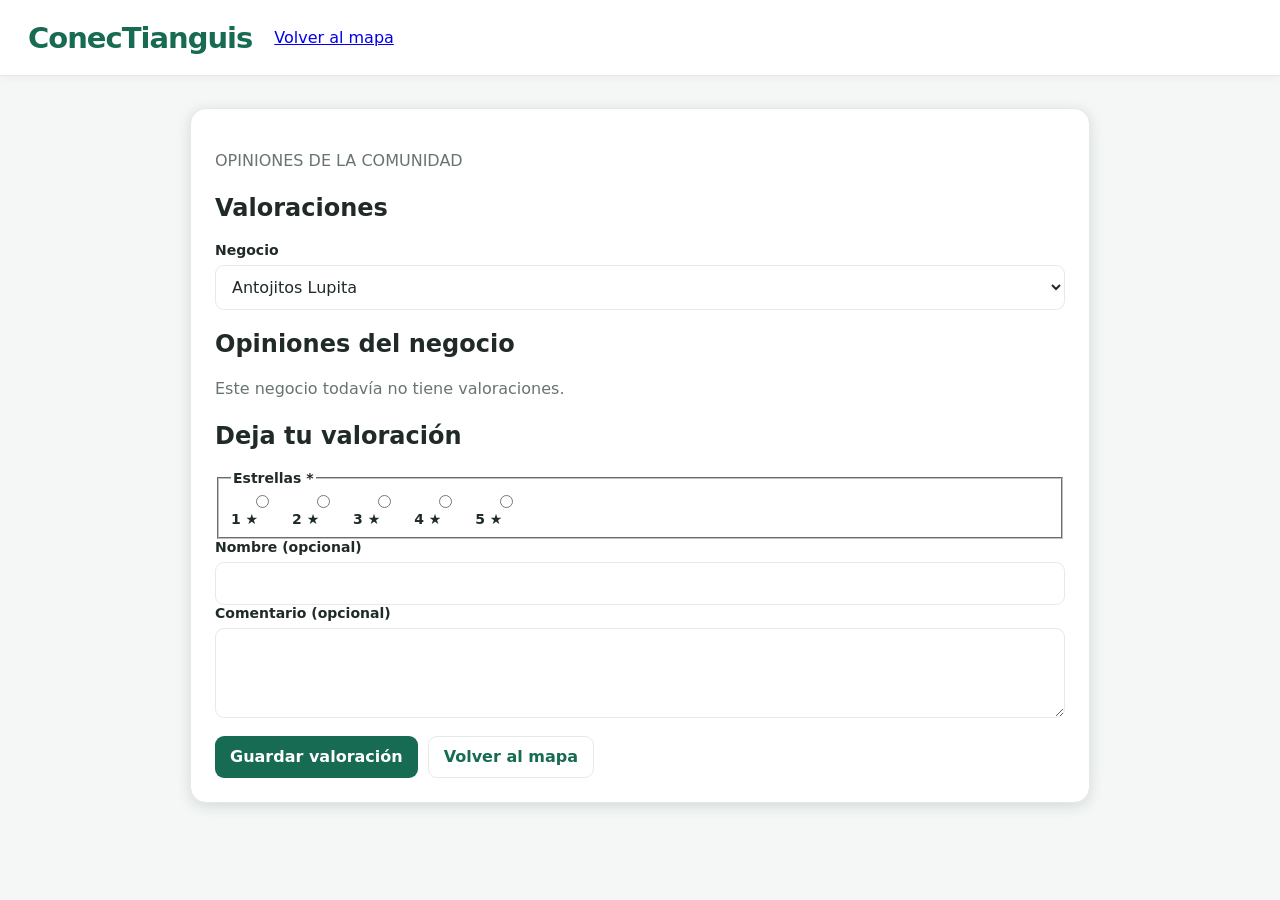
<file: valoraciones.html>
<!DOCTYPE html>
<html lang="es">
<head>
    <meta charset="UTF-8">
    <meta name="viewport" content="width=device-width, initial-scale=1.0">
    <title>Valoraciones | Tianguis</title>
    <link rel="stylesheet" href="css/styles.css">
    <link rel="stylesheet" href="css/negocios.css">
    <script src="js/tianguis-negocios.js" defer></script>
    <script src="js/valoraciones.js" defer></script>
</head>
<body>
    <header class="topbar">
        <a class="brand" href="index.html">ConecTianguis</a>
        <nav class="topbar-links" aria-label="Navegación principal">
            <a href="index.html">Volver al mapa</a>
        </nav>
    </header>

    <main class="page-shell">
        <section class="page-card">
            <p class="eyebrow">OPINIONES DE LA COMUNIDAD</p>
            <h1>Valoraciones</h1>

            <div class="form-field">
                <label for="businessSelect">Negocio</label>
                <select id="businessSelect"></select>
            </div>

            <section id="reviews" aria-live="polite"></section>

            <form id="ratingForm">
                <h2>Deja tu valoración</h2>

                <fieldset class="form-field">
                    <legend>Estrellas *</legend>
                    <div class="rating-stars">
                        <label><input type="radio" name="stars" value="1" required> 1 ★</label>
                        <label><input type="radio" name="stars" value="2"> 2 ★</label>
                        <label><input type="radio" name="stars" value="3"> 3 ★</label>
                        <label><input type="radio" name="stars" value="4"> 4 ★</label>
                        <label><input type="radio" name="stars" value="5"> 5 ★</label>
                    </div>
                </fieldset>

                <div class="form-field">
                    <label for="author">Nombre (opcional)</label>
                    <input id="author" maxlength="50">
                </div>

                <div class="form-field">
                    <label for="comment">Comentario (opcional)</label>
                    <textarea id="comment" maxlength="500"></textarea>
                </div>

                <div id="ratingMessage" class="status-message hidden" role="status"></div>

                <div class="form-actions">
                    <button class="primary-action" type="submit">Guardar valoración</button>
                    <a class="secondary-action" href="index.html">Volver al mapa</a>
                </div>
            </form>
        </section>
    </main>
</body>
</html>
</file>
<file: css/styles.css>
:root {
    --primary: #176b52;
    --primary-light: #e5f4ed;
    --text: #202b27;
    --muted: #68756f;
    --surface: #ffffff;
    --border: #e5eae7;
    --shadow: 0 3px 14px rgba(24, 45, 35, 0.14);
}

* {
    box-sizing: border-box;
}

body {
    margin: 0;
    font-family: Inter, system-ui, -apple-system, sans-serif;
    color: var(--text);
    background: #f4f7f5;
    overflow: hidden;
}

button,
input {
    font: inherit;
}

button {
    cursor: pointer;
}

.topbar {
    position: relative;
    z-index: 20;
    height: 76px;
    display: flex;
    align-items: center;
    gap: 22px;
    padding: 0 28px;
    background: var(--surface);
    border-bottom: 1px solid var(--border);
    box-shadow: 0 2px 8px rgba(0, 0, 0, 0.04);
}

.icon-button {
    display: grid;
    place-items: center;
    width: 44px;
    height: 44px;
    flex-shrink: 0;
    border: none;
    border-radius: 12px;
    background: transparent;
    color: var(--text);
    font-size: 27px;
}

.icon-button:hover {
    background: #f0f4f1;
}

.hamburger {
    font-size: 25px;
}

.brand {
    color: var(--primary);
    text-decoration: none;
    font-size: 29px;
    font-weight: 800;
    letter-spacing: -1px;
    white-space: nowrap;
}

.search-bar {
    display: flex;
    align-items: center;
    gap: 12px;
    width: min(680px, 60%);
    height: 48px;
    margin-left: auto;
    padding: 0 8px 0 18px;
    border: 1px solid transparent;
    border-radius: 16px;
    background: #f3f6f4;
    transition: border-color 0.2s, background 0.2s;
}

.search-bar:focus-within {
    border-color: var(--primary);
    background: white;
}

.search-icon {
    color: var(--muted);
    font-size: 28px;
    transform: rotate(-20deg);
}

.search-bar input {
    width: 100%;
    min-width: 0;
    border: none;
    outline: none;
    background: transparent;
    color: var(--text);
}

.search-bar input::placeholder {
    color: #7b8781;
}

.search-bar button {
    padding: 9px 14px;
    border: none;
    border-radius: 10px;
    background: var(--primary);
    color: white;
}

.mobile-search {
    display: none;
}

.side-menu {
    position: fixed;
    z-index: 30;
    top: 76px;
    bottom: 0;
    left: 0;
    width: 290px;
    padding: 22px 14px;
    background: white;
    box-shadow: var(--shadow);
    transform: translateX(-110%);
    transition: transform 0.25s ease;
    overflow-y: auto;
}

.side-menu.open {
    transform: translateX(0);
}

.menu-heading {
    padding: 8px 12px 20px;
    color: var(--muted);
    font-size: 13px;
    font-weight: 700;
    text-transform: uppercase;
    letter-spacing: 0.8px;
}

.side-menu a {
    display: block;
    padding: 14px 12px;
    border-radius: 10px;
    color: var(--text);
    text-decoration: none;
    font-size: 15px;
}

.side-menu a:hover {
    color: var(--primary);
    background: var(--primary-light);
}

.side-menu .side-menu-report-link {
    display: grid;
    gap: 5px;
    margin-top: 10px;
    border: 1px solid #f0d1cb;
    color: #9f3026;
    background: #fff7f5;
    font-weight: 700;
}

.side-menu .side-menu-report-link:hover {
    color: #85271f;
    background: #ffefeb;
}

.side-menu-report-link small {
    padding-left: 28px;
    color: var(--muted);
    font-size: 11px;
    font-weight: 400;
    line-height: 1.4;
}

.map-container {
    position: relative;
    height: calc(100dvh - 76px);
    overflow: hidden;
}

.filters {
    position: absolute;
    z-index: 10;
    top: 18px;
    left: 22px;
    right: 22px;
    display: flex;
    gap: 10px;
    flex-wrap: wrap;
}

.filter-button {
    padding: 12px 19px;
    border: 1px solid rgba(220, 228, 222, 0.95);
    border-radius: 999px;
    background: rgba(255, 255, 255, 0.96);
    color: var(--text);
    box-shadow: 0 2px 8px rgba(0, 0, 0, 0.08);
    transition: background 0.2s, color 0.2s, border-color 0.2s;
}

.filter-button:hover {
    border-color: var(--primary);
}

.filter-button.active {
    border-color: var(--primary);
    background: var(--primary);
    color: white;
}

.map {
    position: absolute;
    inset: 0;
    overflow: hidden;
    background-color: #e9efe9;
    background-image: url("../mapa-demo.png");
    background-position: center;
    background-size: cover;
    transition: background-size 0.2s;
}

.map-overlay {
    position: absolute;
    inset: 0;
    transform-origin: center;
    transition: transform 0.25s ease;
}

.business-marker {
    position: absolute;
    left: var(--x);
    top: var(--y);
    display: grid;
    place-items: center;
    width: 48px;
    height: 48px;
    border: 3px solid white;
    border-radius: 50% 50% 50% 8px;
    background: white;
    box-shadow: var(--shadow);
    font-size: 22px;
    transform: translate(-50%, -50%) rotate(-45deg);
    transition: opacity 0.2s, scale 0.2s;
}

.business-marker::first-line {
    transform: rotate(45deg);
}

.business-marker:hover {
    scale: 1.12;
    z-index: 2;
}

.business-marker.hidden {
    display: none;
}

.business-marker.selected {
    outline: 3px solid var(--primary);
    outline-offset: 3px;
}

.map-controls {
    position: absolute;
    z-index: 5;
    right: 22px;
    bottom: 30px;
    display: flex;
    flex-direction: column;
    gap: 9px;
}

.map-controls button {
    display: grid;
    place-items: center;
    width: 48px;
    height: 48px;
    border: none;
    border-radius: 12px;
    background: white;
    color: var(--text);
    box-shadow: var(--shadow);
    font-size: 27px;
}

.map-controls button:hover {
    background: var(--primary-light);
}

.map-message {
    position: absolute;
    z-index: 4;
    bottom: 30px;
    left: 22px;
    max-width: calc(100% - 100px);
    padding: 12px 16px;
    border-radius: 12px;
    background: rgba(255, 255, 255, 0.95);
    box-shadow: var(--shadow);
    color: var(--muted);
    font-size: 14px;
}

@media (max-width: 700px) {
    .topbar {
        height: 64px;
        gap: 10px;
        padding: 0 12px;
    }

    .brand {
        font-size: 24px;
    }

    .search-bar {
        display: none;
        position: absolute;
        top: 70px;
        left: 12px;
        right: 12px;
        width: auto;
        z-index: 25;
        box-shadow: var(--shadow);
    }

    .search-bar.mobile-open {
        display: flex;
    }

    .mobile-search {
        display: grid;
        margin-left: auto;
    }

    .side-menu {
        top: 64px;
        width: min(290px, 85vw);
    }

    .map-container {
        height: calc(100dvh - 64px);
    }

    .filters {
        top: 12px;
        left: 12px;
        right: 8px;
        gap: 8px;
    }

    .filter-button {
        padding: 10px 13px;
        font-size: 13px;
    }

    .map-controls {
        right: 12px;
        bottom: 18px;
    }

    .map-message {
        left: 12px;
        bottom: 18px;
        font-size: 12px;
    }
}
</file>
<file: css/negocios.css>
/* Estilos compartidos para registro, detalles, valoraciones y mapa. */
.page-shell {
    width: min(100% - 32px, 900px);
    margin: 32px auto 60px;
}

.page-card {
    margin: 18px 0;
    padding: 24px;
    border: 1px solid var(--border, #dce5df);
    border-radius: 16px;
    background: var(--surface, #fff);
    box-shadow: var(--shadow, 0 8px 24px #193b2912);
}

.page-shell h1,
.page-shell h2 {
    color: var(--text, #1d2a22);
}

.page-shell p,
.page-shell small {
    color: var(--muted, #68756d);
    line-height: 1.55;
}

.form-grid {
    display: grid;
    grid-template-columns: repeat(2, minmax(0, 1fr));
    gap: 16px;
}

.form-field {
    display: grid;
    min-width: 0;
    gap: 7px;
}

.form-field.full-width {
    grid-column: 1 / -1;
}

.form-field label,
.form-field legend {
    color: var(--text, #1d2a22);
    font-size: 14px;
    font-weight: 700;
}

.form-field input,
.form-field select,
.form-field textarea {
    width: 100%;
    min-width: 0;
    padding: 11px 12px;
    border: 1px solid var(--border, #dce5df);
    border-radius: 9px;
    color: var(--text, #1d2a22);
    background: #fff;
    font: inherit;
}

.form-field textarea {
    min-height: 90px;
    resize: vertical;
}

.form-field input:focus,
.form-field select:focus,
.form-field textarea:focus,
.location-picker:focus-visible {
    outline: 3px solid #176b5233;
    border-color: #176b52;
}

.week-days {
    display: flex;
    flex-wrap: wrap;
    gap: 10px 14px;
}

.week-days label,
.consent-line {
    display: inline-flex;
    align-items: center;
    gap: 7px;
    color: var(--text, #1d2a22);
    font-size: 14px;
}

.location-picker {
    position: relative;
    min-height: 270px;
    overflow: hidden;
    border: 1px solid #cbd7cf;
    border-radius: 14px;
    background:
        linear-gradient(28deg, transparent 46%, #dce8dd 47%, #dce8dd 49%, transparent 50%),
        linear-gradient(145deg, transparent 38%, #e4e9db 39%, #e4e9db 42%, transparent 43%),
        repeating-linear-gradient(0deg, transparent 0 47px, #dce3dc 48px 51px),
        repeating-linear-gradient(90deg, transparent 0 58px, #dce3dc 59px 62px),
        #f1f4eb;
    cursor: crosshair;
}

.location-picker::after {
    position: absolute;
    inset: 0;
    display: grid;
    place-items: end center;
    padding-bottom: 8px;
    color: #526257;
    content: "Mapa esquemático: selecciona el punto del negocio";
    font-size: 12px;
    pointer-events: none;
}

.location-pin {
    position: absolute;
    z-index: 1;
    display: none;
    transform: translate(-50%, -100%);
    color: #b42318;
    font-size: 28px;
    pointer-events: none;
}

.location-pin.visible {
    display: block;
}

.primary-action,
.secondary-action {
    display: inline-flex;
    min-height: 42px;
    align-items: center;
    justify-content: center;
    padding: 10px 15px;
    border: 0;
    border-radius: 9px;
    font: inherit;
    font-weight: 700;
    text-decoration: none;
    cursor: pointer;
}

.primary-action {
    color: #fff;
    background: #176b52;
}

.primary-action:hover {
    background: #12563f;
}

.secondary-action {
    border: 1px solid var(--border, #dce5df);
    color: #176b52;
    background: #fff;
}

.form-actions,
.detail-actions {
    display: flex;
    flex-wrap: wrap;
    gap: 10px;
    margin-top: 18px;
}

.status-message {
    padding: 12px 14px;
    border-radius: 9px;
    color: #174b36;
    background: #e9f5ed;
}

.status-message.error {
    color: #8f1d16;
    background: #fff0ee;
}

.business-photo {
    width: 100%;
    max-height: 320px;
    border-radius: 12px;
    object-fit: cover;
}

.photo-gallery {
    display: grid;
    grid-template-columns: repeat(auto-fit, minmax(150px, 1fr));
    gap: 12px;
    margin-top: 16px;
}

.photo-gallery img {
    width: 100%;
    height: 150px;
    border-radius: 10px;
    object-fit: cover;
}

.business-marker {
    z-index: 2;
}

.business-marker.registered-marker {
    border: 2px solid #176b52;
}

.map-business-popup {
    position: absolute;
    z-index: 10;
    width: min(360px, calc(100% - 24px));
    max-height: min(65vh, 440px);
    overflow-y: auto;
    padding: 18px;
    transform: translate(-50%, -100%);
    border: 1px solid var(--border, #dce5df);
    border-radius: 14px;
    color: var(--text, #1d2a22);
    background: #fff;
    box-shadow: 0 12px 36px #10281c33;
}

.map-business-popup[hidden] {
    display: none;
}

.map-business-popup h2 {
    margin: 0 32px 7px 0;
    font-size: 19px;
}

.popup-close {
    position: absolute;
    top: 8px;
    right: 8px;
    width: 34px;
    height: 34px;
    border: 0;
    border-radius: 50%;
    color: #26352b;
    background: #eef3ef;
    font-size: 22px;
    cursor: pointer;
}

.popup-rating {
    color: #855f00;
    font-weight: 700;
}

.business-details-list {
    display: grid;
    grid-template-columns: minmax(100px, 0.35fr) minmax(0, 1fr);
    gap: 10px;
    margin: 18px 0 0;
}

.business-details-list dt {
    color: var(--muted, #68756d);
    font-weight: 700;
}

.business-details-list dd {
    margin: 0;
    overflow-wrap: anywhere;
}

.rating-stars {
    display: flex;
    flex-wrap: wrap;
    gap: 8px;
}

.rating-stars label {
    cursor: pointer;
}

.rating-card {
    padding: 14px 0;
    border-bottom: 1px solid var(--border, #dce5df);
}

.rating-card:last-child {
    border-bottom: 0;
}

.rating-card strong {
    color: var(--text, #1d2a22);
}

.hidden {
    display: none !important;
}

@media (max-width: 640px) {
    .page-card {
        padding: 18px;
    }

    .form-grid {
        grid-template-columns: 1fr;
    }

    .form-field.full-width {
        grid-column: auto;
    }

    .location-picker {
        min-height: 230px;
    }

    .map-business-popup {
        position: fixed;
        right: 12px;
        bottom: 12px;
        left: 12px !important;
        top: auto !important;
        width: auto;
        max-height: 55vh;
        transform: none;
    }
}
</file>
<file: css/carrito.css>
:root {
    --verde: #176b52;
    --verde-claro: #e5f4ed;
    --texto: #202b27;
    --texto-suave: #68756f;
    --borde: #e2e9e4;
    --fondo: #f4f7f5;
    --blanco: #ffffff;
    --sombra: 0 3px 14px rgba(24, 45, 35, 0.14);
}

* {
    box-sizing: border-box;
}

body {
    margin: 0;
    color: var(--texto);
    background: var(--fondo);
    font-family: Inter, system-ui, -apple-system, sans-serif;
}

button, input, select {
    font: inherit;
}

button, select {
    cursor: pointer;
}

a {
    color: var(--verde);
}

.encabezado {
    min-height: 70px;
    display: flex;
    align-items: center;
    justify-content: space-between;
    gap: 20px;
    padding: 12px 24px;
    background: var(--blanco);
    border-bottom: 1px solid var(--borde);
}

.marca {
    color: var(--verde);
    font-size: 25px;
    font-weight: 800;
    text-decoration: none;
}

.encabezado nav {
    display: flex;
    gap: 16px;
}

.encabezado nav a {
    font-weight: 700;
    text-decoration: none;
}

.distribucion {
    min-height: calc(100vh - 70px);
    display: grid;
    grid-template-columns: minmax(320px, 440px) minmax(0, 1fr);
}

.panel {
    padding: 24px;
    overflow-y: auto;
    background: var(--blanco);
    border-right: 1px solid var(--borde);
}

.etiqueta {
    margin: 0 0 6px;
    color: var(--verde);
    font-size: 11px;
    font-weight: 800;
    letter-spacing: 1.4px;
}

h1 {
    margin: 0 0 10px;
    font-size: 26px;
}

h2 {
    margin: 20px 0 12px;
    font-size: 18px;
}

.introduccion, .nota, .encabezadoMapa p {
    color: var(--texto-suave);
    line-height: 1.5;
    font-size: 14px;
}

.formulario {
    display: grid;
    gap: 9px;
    margin: 18px 0 12px;
}

.formulario label, .camposCantidad label, .filtro {
    display: grid;
    gap: 6px;
    font-size: 13px;
    font-weight: 600;
}

.formulario input, .camposCantidad input, .camposCantidad select, .filtro select {
    width: 100%;
    min-height: 42px;
    padding: 9px 11px;
    color: var(--texto);
    background: var(--blanco);
    border: 1px solid #bdc9c1;
    border-radius: 8px;
}

.camposCantidad {
    display: grid;
    grid-template-columns: 1fr 1fr;
    gap: 12px;
}

.botonPrincipal {
    min-height: 44px;
    margin-top: 5px;
    padding: 10px 14px;
    color: var(--blanco);
    background: var(--verde);
    border: 0;
    border-radius: 9px;
    font-weight: 700;
    transition: background 0.2s;
}

.botonPrincipal:hover {
    background: #10563f;
}

.aviso {
    min-height: 18px;
    color: #8a4d00;
    font-size: 13px;
}

.tituloLista {
    display: flex;
    align-items: center;
    justify-content: space-between;
    gap: 10px;
}

.botonSecundario {
    padding: 6px 10px;
    color: var(--texto);
    background: #f1f5f2;
    border: 1px solid var(--borde);
    border-radius: 8px;
    font-size: 12px;
    font-weight: 600;
}

.listaProductos {
    margin: 0;
    padding: 0;
    list-style: none;
}

.elementoProducto {
    display: flex;
    align-items: center;
    justify-content: space-between;
    gap: 10px;
    padding: 10px 0;
    border-bottom: 1px solid var(--borde);
}

.etiquetaProducto {
    display: flex;
    align-items: center;
    gap: 10px;
}

.etiquetaProducto input {
    width: 18px;
    height: 18px;
    accent-color: var(--verde);
}

.nombreProducto {
    font-weight: 600;
}

.detalleProducto {
    display: block;
    color: var(--texto-suave);
    font-size: 12px;
}

.comprado .nombreProducto {
    color: var(--texto-suave);
    text-decoration: line-through;
}

.botonEliminar {
    width: 30px;
    height: 30px;
    color: #c5221f;
    background: #fce8e6;
    border: 0;
    border-radius: 6px;
    font-size: 18px;
}

.resumen, .vacia {
    color: var(--texto-suave);
    font-size: 13px;
    margin-top: 8px;
}

/* Panel de Ruta Inteligente */
.panel-ruta {
    margin: 24px 0;
    padding: 18px;
    background: linear-gradient(135deg, #e5f4ed 0%, #ffffff 100%);
    border: 2px solid var(--verde);
    border-radius: 14px;
    box-shadow: var(--sombra);
}

.ruta-header {
    display: flex;
    justify-content: space-between;
    align-items: center;
    margin-bottom: 12px;
}

.ruta-header h3 {
    margin: 0;
    font-size: 16px;
    color: var(--verde);
    font-weight: 800;
}

.ruta-badge {
    background: var(--verde);
    color: white;
    padding: 4px 10px;
    border-radius: 999px;
    font-size: 11px;
    font-weight: 700;
}

.ruta-tianguis-nombre {
    font-size: 15px;
    font-weight: 700;
    color: var(--texto);
    margin-bottom: 4px;
}

.ruta-pasos-lista {
    margin: 12px 0 0;
    padding: 0;
    list-style: none;
    display: flex;
    flex-direction: column;
    gap: 10px;
}

.ruta-paso {
    display: flex;
    gap: 12px;
    align-items: flex-start;
    padding: 10px;
    background: white;
    border-radius: 8px;
    border: 1px solid var(--borde);
}

.paso-num {
    background: var(--verde-claro);
    color: var(--verde);
    width: 24px;
    height: 24px;
    border-radius: 50%;
    display: grid;
    place-items: center;
    font-size: 12px;
    font-weight: 800;
    flex-shrink: 0;
}

.paso-info {
    font-size: 13px;
    line-height: 1.4;
}

.paso-info strong {
    color: var(--texto);
}

.paso-puesto {
    color: var(--verde);
    font-weight: 700;
    font-size: 12px;
}

.paso-precio {
    color: var(--texto-suave);
    font-size: 12px;
}

.ruta-total {
    margin-top: 14px;
    padding-top: 10px;
    border-top: 1px dashed var(--verde);
    display: flex;
    justify-content: space-between;
    font-weight: 800;
    font-size: 14px;
    color: var(--verde);
}

.filtro {
    margin: 14px 0;
}

.resultados {
    display: grid;
    gap: 9px;
}

.tarjetaTianguis {
    display: grid;
    gap: 6px;
    width: 100%;
    padding: 12px;
    color: var(--texto);
    text-align: left;
    background: var(--blanco);
    border: 1px solid var(--borde);
    border-radius: 10px;
}

.tarjetaTianguis:hover, .tarjetaTianguis.seleccionado {
    border-color: var(--verde);
    background: var(--verde-claro);
}

.cobertura {
    color: var(--verde);
    font-size: 13px;
    font-weight: 600;
}

.horario {
    color: var(--texto-suave);
    font-size: 12px;
}

/* Mapa */
.seccionMapa {
    padding: 20px;
}

.mapa {
    position: relative;
    min-height: 600px;
    height: calc(100vh - 150px);
    overflow: hidden;
    background-color: #e9efe9;
    background-image: url("../mapa-demo.png");
    background-position: center;
    background-size: cover;
    border: 1px solid var(--borde);
    border-radius: 14px;
}

.marcadores {
    position: absolute;
    inset: 0;
}

.marcador {
    position: absolute;
    left: var(--x);
    top: var(--y);
    width: 54px;
    height: 54px;
    color: var(--texto);
    background: var(--blanco);
    border: 3px solid var(--blanco);
    border-radius: 50%;
    box-shadow: var(--sombra);
    font-size: 13px;
    font-weight: 800;
    transform: translate(-50%, -50%);
    display: grid;
    place-items: center;
}

.marcador.conOferta {
    color: var(--blanco);
    background: var(--verde);
}

.marcador.seleccionado {
    outline: 3px solid #b86d17;
    outline-offset: 3px;
}

.mensajeMapa {
    position: absolute;
    bottom: 14px;
    left: 14px;
    max-width: calc(100% - 28px);
    margin: 0;
    padding: 10px 13px;
    color: var(--texto-suave);
    background: #ffffffed;
    border-radius: 99px;
    box-shadow: var(--sombra);
    font-size: 13px;
    font-weight: 600;
}

.detalleTianguis {
    position: absolute;
    right: 14px;
    bottom: 65px;
    width: min(380px, calc(100% - 28px));
    max-height: 70%;
    overflow-y: auto;
    padding: 18px;
    background: var(--blanco);
    border: 1px solid var(--borde);
    border-radius: 12px;
    box-shadow: var(--sombra);
}

.botonCerrar {
    float: right;
    width: 28px;
    height: 28px;
    border: 0;
    border-radius: 6px;
    background: #f1f5f2;
    font-size: 18px;
}

@media (max-width: 800px) {
    .distribucion {
        grid-template-columns: 1fr;
    }
    .panel {
        border-right: 0;
        border-bottom: 1px solid var(--borde);
    }
}
</file>
<file: css/detalles-local.css>
html,
body {
    min-height: 100%;
}

body {
    height: auto;
    overflow-x: hidden; 
    overflow-y: auto;
}

.topbar-links {
    display: flex;
    align-items: center;
    gap: 12px;
    margin-left: auto;
}

.topbar-links a {
    padding: 9px 13px;
    border-radius: 9px;
    color: var(--primary);
    background: var(--primary-light);
    font-size: 14px;
    font-weight: 650;
    text-decoration: none;
}

.topbar-links a:hover {
    background: #d4ebd9;
}

.local-container {
    width: min(1160px, 100%);
    min-height: calc(100vh - 76px);
    margin: 0 auto;
    padding: 32px 22px 56px;
}

.hidden {
    display: none !important;
}

.page-heading {
    display: flex;
    align-items: center;
    justify-content: space-between;
    gap: 24px;
    margin-bottom: 24px;
}

.eyebrow {
    margin: 0 0 7px;
    color: var(--primary);
    font-size: 11px;
    font-weight: 800;
    letter-spacing: 1.3px;
}

.page-heading h1,
.access-card h1 {
    margin: 0 0 8px;
    color: var(--text);
    font-size: clamp(27px, 4vw, 36px);
    letter-spacing: -0.7px;
}

.page-heading p:last-child,
.access-card > p:not(.eyebrow) {
    margin: 0;
    color: var(--muted);
    line-height: 1.55;
}

.owner-badge,
.edit-label {
    flex-shrink: 0;
    padding: 9px 13px;
    border: 1px solid #c6e4d4;
    border-radius: 999px;
    color: var(--primary);
    background: var(--primary-light);
    font-size: 12px;
    font-weight: 700;
}

.local-layout {
    display: grid;
    grid-template-columns: minmax(0, 0.9fr) minmax(0, 1.1fr);
    align-items: start;
    gap: 22px;
}

.local-card,
.access-card {
    border: 1px solid var(--border);
    border-radius: 16px;
    background: var(--surface);
    box-shadow: var(--shadow);
}

.local-card {
    padding: 24px;
}

.summary-heading,
.editor-heading {
    display: flex;
    align-items: center;
    gap: 14px;
}

.store-icon {
    display: grid;
    width: 54px;
    height: 54px;
    flex-shrink: 0;
    place-items: center;
    border-radius: 15px;
    background: var(--primary-light);
    font-size: 26px;
}

.summary-heading .eyebrow,
.editor-heading .eyebrow {
    margin-bottom: 4px;
}

.local-card h2 {
    margin: 0;
    color: var(--text);
    font-size: 21px;
}

.summary-description {
    margin: 21px 0;
    color: var(--muted);
    font-size: 14px;
    line-height: 1.6;
    overflow-wrap: anywhere;
}

.details-list {
    display: grid;
    grid-template-columns: minmax(100px, 0.45fr) minmax(0, 1fr);
    gap: 14px 12px;
    margin: 0;
    padding-top: 18px;
    border-top: 1px solid var(--border);
    font-size: 13px;
}

.details-list dt {
    color: var(--muted);
    font-weight: 650;
}

.details-list dd {
    margin: 0;
    color: var(--text);
    line-height: 1.45;
    overflow-wrap: anywhere;
}

.summary-actions {
    display: flex;
    flex-wrap: wrap;
    gap: 10px;
    margin-top: 24px;
}

.button {
    display: inline-flex;
    min-height: 42px;
    align-items: center;
    justify-content: center;
    padding: 10px 15px;
    border: 1px solid transparent;
    border-radius: 9px;
    font: inherit;
    font-size: 13px;
    font-weight: 700;
    text-align: center;
    text-decoration: none;
    cursor: pointer;
}

.button-primary {
    color: #fff;
    background: var(--primary);
}

.button-primary:hover {
    background: #12563f;
}

.button-secondary {
    border-color: var(--border);
    color: var(--primary);
    background: #fff;
}

.button-secondary:hover {
    background: var(--primary-light);
}

.editor-heading {
    justify-content: space-between;
}

.editor-intro {
    margin: 12px 0 22px;
    color: var(--muted);
    font-size: 13px;
    line-height: 1.55;
}

#localForm {
    display: grid;
    gap: 16px;
}

.field {
    display: grid;
    min-width: 0;
    gap: 7px;
}

.field label,
.schedule-fieldset legend {
    color: var(--text);
    font-size: 13px;
    font-weight: 700;
}

.field label span {
    color: #b42318;
}

.field input,
.field select,
.field textarea {
    width: 100%;
    min-width: 0;
    padding: 10px 11px;
    border: 1px solid var(--border);
    border-radius: 8px;
    color: var(--text);
    background: #fff;
    font: inherit;
    font-size: 14px;
}

.field textarea {
    resize: vertical;
}

.field input:focus,
.field select:focus,
.field textarea:focus {
    border-color: var(--primary);
    outline: 2px solid rgba(23, 107, 82, 0.14);
}

.field small {
    color: var(--muted);
    font-size: 11px;
}

.field-grid {
    display: grid;
    grid-template-columns: repeat(2, minmax(0, 1fr));
    gap: 12px;
}

.schedule-fieldset {
    display: grid;
    gap: 14px;
    min-width: 0;
    margin: 0;
    padding: 14px;
    border: 1px solid var(--border);
    border-radius: 10px;
}

.schedule-fieldset legend {
    padding: 0 6px;
}

.week-days {
    display: grid;
    grid-template-columns: repeat(4, minmax(0, 1fr));
    gap: 10px 6px;
}

.week-days label {
    display: flex;
    align-items: center;
    gap: 5px;
    color: var(--text);
    font-size: 11px;
}

.week-days input {
    accent-color: var(--primary);
}

.form-actions {
    display: flex;
    justify-content: flex-end;
}

.form-message,
.page-message {
    margin: 0;
    padding: 11px 13px;
    border-radius: 9px;
    color: var(--primary);
    background: var(--primary-light);
    font-size: 13px;
    line-height: 1.5;
}

.form-message.error,
.page-message.error {
    color: #9d2018;
    background: #fce8e6;
}

.page-message {
    margin: -8px 0 20px;
}

.access-card {
    max-width: 600px;
    margin: 70px auto;
    padding: 30px;
}

.access-card .button {
    margin-top: 22px;
}

@media (max-width: 800px) {
    .local-layout {
        grid-template-columns: 1fr;
    }
}

@media (max-width: 600px) {
    .topbar {
        height: 64px;
        gap: 10px;
        padding: 0 12px;
    }

    .brand {
        font-size: 24px;
    }

    .topbar-links {
        gap: 6px;
    }

    .topbar-links a {
        padding: 8px 9px;
        font-size: 11px;
    }

    .local-container {
        min-height: calc(100vh - 64px);
        padding: 22px 12px 40px;
    }

    .page-heading {
        align-items: flex-start;
        flex-direction: column;
        gap: 14px;
        margin-bottom: 18px;
    }

    .local-card {
        padding: 19px 16px;
    }

    .field-grid {
        grid-template-columns: 1fr;
    }

    .week-days {
        grid-template-columns: repeat(2, minmax(0, 1fr));
    }

    .details-list {
        grid-template-columns: minmax(85px, 0.4fr) minmax(0, 1fr);
        gap: 12px 8px;
    }
}
</file>
<file: css/insights.css>
:root {
    --insights-green: #176b52;
    --insights-green-soft: #e5f4ed;
    --insights-blue: #3976c5;
    --insights-orange: #dd8537;
    --insights-purple: #7955af;
}

html,
body {
    min-height: 100%;
}

body {
    height: auto;
    overflow-x: hidden;
    overflow-y: auto;
}

.topbar-nav {
    display: flex;
    gap: 10px;
    margin-left: auto;
}

.topbar-nav a {
    padding: 9px 12px;
    border-radius: 9px;
    color: var(--primary);
    font-size: 13px;
    font-weight: 650;
    text-decoration: none;
}

.topbar-nav a:hover {
    background: var(--primary-light);
}

.insights-shell {
    width: min(1360px, 100%);
    margin: 0 auto;
    padding: 30px 24px 40px;
}

.dashboard-heading,
.panel-heading,
.dashboard-footer {
    display: flex;
    align-items: center;
    justify-content: space-between;
    gap: 20px;
}

.dashboard-heading {
    margin-bottom: 24px;
}

.eyebrow {
    margin: 0 0 7px;
    color: var(--insights-green);
    font-size: 10px;
    font-weight: 800;
    letter-spacing: 1.25px;
}

.dashboard-heading h1 {
    margin: 0 0 7px;
    color: var(--text);
    font-size: clamp(27px, 4vw, 36px);
    letter-spacing: -0.8px;
}

.dashboard-heading > div:first-child > p:last-child,
.panel-heading p:last-child {
    margin: 0;
    color: var(--muted);
    font-size: 13px;
    line-height: 1.5;
}

.data-status {
    display: inline-flex;
    align-items: center;
    gap: 7px;
    flex-shrink: 0;
    padding: 9px 12px;
    border: 1px solid var(--border);
    border-radius: 999px;
    color: var(--muted);
    background: #fff;
    font-size: 12px;
}

.status-dot {
    width: 8px;
    height: 8px;
    border-radius: 50%;
    background: #37a675;
}

.hidden {
    display: none !important;
}

.dashboard-error {
    margin-bottom: 18px;
    padding: 14px 16px;
    border-radius: 10px;
    color: #92251d;
    background: #fce8e6;
    font-size: 14px;
}

.kpi-grid {
    display: grid;
    grid-template-columns: repeat(4, minmax(0, 1fr));
    gap: 14px;
    margin-bottom: 18px;
}

.kpi-card,
.panel {
    border: 1px solid var(--border);
    border-radius: 14px;
    background: var(--surface);
    box-shadow: 0 3px 14px rgba(24, 45, 35, 0.07);
}

.kpi-card {
    display: flex;
    align-items: center;
    gap: 14px;
    min-width: 0;
    padding: 17px;
}

.kpi-icon {
    display: grid;
    width: 43px;
    height: 43px;
    flex-shrink: 0;
    place-items: center;
    border-radius: 12px;
    font-size: 20px;
}

.kpi-icon.green { color: var(--insights-green); background: var(--insights-green-soft); }
.kpi-icon.blue { color: var(--insights-blue); background: #eaf1fb; }
.kpi-icon.orange { color: var(--insights-orange); background: #fff2e5; }
.kpi-icon.purple { color: var(--insights-purple); background: #f1ebfa; }

.kpi-card p {
    margin: 0 0 3px;
    color: var(--muted);
    font-size: 12px;
}

.kpi-card strong {
    display: block;
    color: var(--text);
    font-size: 23px;
    line-height: 1.2;
}

.kpi-card small {
    display: block;
    margin-top: 3px;
    color: var(--muted);
    font-size: 10px;
}

.panel {
    min-width: 0;
    padding: 21px;
}

.panel-heading {
    align-items: flex-start;
    margin-bottom: 18px;
}

.panel-heading h2 {
    margin: 0 0 5px;
    color: var(--text);
    font-size: 18px;
}

.panel-heading .eyebrow {
    margin-bottom: 5px;
}

.panel-badge {
    flex-shrink: 0;
    padding: 6px 9px;
    border-radius: 999px;
    color: #4f655b;
    background: #eff4f1;
    font-size: 10px;
    font-weight: 700;
}

.estimate-badge {
    color: #8a541a;
    background: #fff1d9;
}

.network-panel {
    margin-bottom: 18px;
}

.network-legend {
    display: flex;
    align-items: center;
    gap: 7px;
    color: var(--muted);
    font-size: 10px;
    white-space: nowrap;
}

.legend-node {
    width: 10px;
    height: 10px;
    border: 2px solid #fff;
    border-radius: 50%;
    background: var(--insights-green);
    box-shadow: 0 0 0 1px var(--insights-green);
}

.legend-line {
    width: 23px;
    height: 3px;
    margin-left: 5px;
    border-radius: 2px;
    background: #84b9a2;
}

.network-layout {
    display: grid;
    grid-template-columns: minmax(0, 1fr) 220px;
    gap: 18px;
}

.network-canvas-wrap {
    min-width: 0;
    overflow: hidden;
    border: 1px solid #edf1ee;
    border-radius: 11px;
    background:
        radial-gradient(circle at 1px 1px, #e7eee9 1px, transparent 0);
    background-size: 22px 22px;
}

.network-canvas {
    display: block;
    width: 100%;
    min-height: 330px;
}

.network-edge {
    stroke: #83b19d;
    stroke-linecap: round;
    opacity: 0.8;
}

.network-edge-label {
    fill: #556860;
    font-size: 10px;
    font-weight: 700;
    paint-order: stroke;
    stroke: #fff;
    stroke-width: 4px;
    stroke-linejoin: round;
}

.network-node {
    cursor: pointer;
}

.network-node circle {
    fill: var(--insights-green);
    stroke: #fff;
    stroke-width: 3px;
    transition: fill 0.15s, stroke 0.15s;
}

.network-node:hover circle,
.network-node:focus circle {
    fill: #0f513b;
    stroke: #c8e6d7;
    stroke-width: 5px;
    outline: none;
}

.network-node text {
    fill: #25342e;
    font-size: 10px;
    font-weight: 700;
    text-anchor: middle;
    paint-order: stroke;
    stroke: #fff;
    stroke-width: 4px;
    stroke-linejoin: round;
}

.network-node .node-count {
    fill: #fff;
    font-size: 9px;
    stroke: none;
    text-anchor: middle;
}

.network-insights {
    display: grid;
    align-content: start;
    gap: 10px;
}

.insight-tile {
    padding: 13px;
    border: 1px solid #edf1ee;
    border-radius: 10px;
    background: #fbfcfb;
}

.tile-label,
.insight-tile small {
    display: block;
    color: var(--muted);
    font-size: 10px;
    line-height: 1.4;
}

.insight-tile strong {
    display: block;
    margin: 5px 0 3px;
    color: var(--text);
    font-size: 21px;
    line-height: 1.25;
}

.route-tools {
    display: grid;
    grid-template-columns: minmax(130px, 0.8fr) 24px minmax(130px, 0.8fr) minmax(180px, 1.3fr);
    align-items: end;
    gap: 12px;
    margin-top: 17px;
    padding: 14px;
    border-radius: 11px;
    background: #f5f8f6;
}

.field {
    display: grid;
    gap: 5px;
}

.field label {
    color: var(--muted);
    font-size: 10px;
    font-weight: 700;
}

.field select {
    width: 100%;
    min-width: 0;
    padding: 9px 10px;
    border: 1px solid var(--border);
    border-radius: 8px;
    color: var(--text);
    background: #fff;
    font: inherit;
    font-size: 12px;
}

.route-arrow {
    align-self: center;
    padding-top: 13px;
    color: var(--insights-green);
    text-align: center;
}

.route-result {
    min-height: 38px;
    align-content: center;
    color: var(--insights-green);
    font-size: 12px;
    font-weight: 700;
    line-height: 1.45;
}

.method-note,
.table-footnote {
    margin: 11px 0 0;
    color: var(--muted);
    font-size: 10px;
    line-height: 1.5;
}

.analysis-grid {
    display: grid;
    grid-template-columns: minmax(0, 1.1fr) minmax(0, 0.9fr);
    align-items: stretch;
    gap: 18px;
    margin-bottom: 18px;
}

.category-chart {
    display: grid;
    gap: 12px;
}

.category-row {
    display: grid;
    grid-template-columns: minmax(105px, 0.8fr) minmax(100px, 2fr) 35px;
    align-items: center;
    gap: 10px;
}

.category-label {
    overflow: hidden;
    color: #495850;
    font-size: 11px;
    text-overflow: ellipsis;
    white-space: nowrap;
}

.category-track {
    height: 12px;
    overflow: hidden;
    border-radius: 999px;
    background: #edf2ef;
}

.category-bar {
    height: 100%;
    min-width: 2px;
    border-radius: inherit;
    background: linear-gradient(90deg, #176b52, #60aa83);
}

.category-count {
    color: var(--text);
    font-size: 11px;
    font-weight: 750;
    text-align: right;
}

.empty-chart {
    padding: 24px 10px;
    color: var(--muted);
    font-size: 13px;
    text-align: center;
}

.assumption-control {
    display: flex;
    align-items: center;
    justify-content: space-between;
    gap: 12px;
    padding: 11px 12px;
    border: 1px solid var(--border);
    border-radius: 9px;
    color: #48574f;
    font-size: 11px;
    font-weight: 650;
}

.assumption-control input {
    width: 82px;
    padding: 7px 8px;
    border: 1px solid var(--border);
    border-radius: 7px;
    color: var(--text);
    font: inherit;
    text-align: right;
}

.economic-total {
    display: flex;
    align-items: center;
    justify-content: space-between;
    gap: 10px;
    margin: 14px 0 10px;
    padding: 14px;
    border-radius: 10px;
    color: #fff;
    background: linear-gradient(110deg, #176b52, #378662);
}

.economic-total span {
    font-size: 12px;
}

.economic-total strong {
    font-size: clamp(19px, 3vw, 25px);
}

.economic-periods {
    display: grid;
    grid-template-columns: repeat(2, 1fr);
    gap: 10px;
}

.economic-periods > div {
    display: grid;
    gap: 4px;
    padding: 11px;
    border: 1px solid #edf1ee;
    border-radius: 9px;
}

.economic-periods span {
    color: var(--muted);
    font-size: 10px;
}

.economic-periods strong {
    color: var(--text);
    font-size: 16px;
}

.economic-footnote {
    margin-top: 11px;
    color: var(--muted);
    font-size: 10px;
    line-height: 1.5;
}

.economic-footnote p {
    margin: 5px 0 0;
}

.market-table-panel {
    margin-bottom: 14px;
}

.complaint-panel {
    margin-bottom: 18px;
}

.complaint-link {
    color: var(--insights-green);
    text-decoration: none;
}

.complaint-summary {
    display: grid;
    grid-template-columns: repeat(3, minmax(0, 1fr));
    gap: 12px;
    margin: 18px 0;
}

.complaint-summary .insight-tile {
    min-width: 0;
    border: 1px solid #edf1ee;
}

.complaint-summary .insight-tile strong {
    overflow-wrap: anywhere;
}

.complaint-analysis-grid {
    display: grid;
    grid-template-columns: minmax(0, 1.1fr) minmax(0, 0.9fr);
    gap: 20px;
}

.complaint-analysis-grid h3 {
    margin: 0 0 12px;
    color: var(--text);
    font-size: 13px;
}

.complaint-bar {
    height: 100%;
    min-width: 2px;
    border-radius: inherit;
    background: linear-gradient(90deg, #bd563f, #e79a72);
}

.table-scroll {
    overflow-x: auto;
}

table {
    width: 100%;
    border-collapse: collapse;
    text-align: left;
}

th,
td {
    padding: 11px 10px;
    border-bottom: 1px solid #edf1ee;
    font-size: 11px;
    white-space: nowrap;
}

th {
    color: var(--muted);
    background: #f7f9f8;
    font-size: 10px;
    font-weight: 750;
}

td {
    color: #34433b;
}

td:first-child {
    max-width: 260px;
    overflow: hidden;
    font-weight: 700;
    text-overflow: ellipsis;
}

.table-empty {
    padding: 24px;
    color: var(--muted);
    text-align: center;
}

.dashboard-footer {
    color: var(--muted);
    font-size: 10px;
}

@media (max-width: 900px) {
    .kpi-grid {
        grid-template-columns: repeat(2, minmax(0, 1fr));
    }

    .network-layout {
        grid-template-columns: minmax(0, 1fr) 190px;
    }

    .analysis-grid {
        grid-template-columns: 1fr;
    }

    .complaint-analysis-grid {
        grid-template-columns: 1fr;
    }
}

@media (max-width: 650px) {
    .topbar {
        height: 64px;
        gap: 10px;
        padding: 0 12px;
    }

    .brand {
        font-size: 24px;
    }

    .topbar-nav {
        gap: 0;
    }

    .topbar-nav a {
        padding: 8px 7px;
        font-size: 11px;
    }

    .insights-shell {
        padding: 22px 12px 30px;
    }

    .dashboard-heading {
        align-items: flex-start;
        flex-direction: column;
        gap: 12px;
    }

    .kpi-grid {
        gap: 9px;
    }

    .kpi-card {
        gap: 9px;
        padding: 12px 10px;
    }

    .kpi-icon {
        width: 34px;
        height: 34px;
        font-size: 16px;
    }

    .kpi-card strong {
        font-size: 19px;
    }

    .kpi-card small {
        font-size: 9px;
    }

    .panel {
        padding: 16px 13px;
    }

    .panel-heading {
        gap: 8px;
    }

    .complaint-summary {
        grid-template-columns: 1fr;
        gap: 8px;
    }

    .network-legend {
        display: none;
    }

    .network-layout {
        grid-template-columns: 1fr;
    }

    .network-canvas {
        min-height: 280px;
    }

    .network-insights {
        grid-template-columns: repeat(3, minmax(0, 1fr));
        gap: 7px;
    }

    .insight-tile {
        padding: 9px 7px;
    }

    .insight-tile strong {
        font-size: 16px;
    }

    .insight-tile small {
        font-size: 9px;
    }

    .route-tools {
        grid-template-columns: 1fr 18px 1fr;
        gap: 7px;
        padding: 10px;
    }

    .route-result {
        grid-column: 1 / -1;
        padding-top: 4px;
    }

    .category-row {
        grid-template-columns: minmax(80px, 0.8fr) minmax(70px, 2fr) 26px;
        gap: 7px;
    }

    .category-label,
    .category-count {
        font-size: 10px;
    }

    .dashboard-footer {
        align-items: flex-start;
        flex-direction: column;
        gap: 5px;
    }
}
</file>
<file: css/login.css>
.topbar-right {
    margin-left: auto;
}

.btn-secondary-link {
    color: var(--primary);
    text-decoration: none;
    font-weight: 600;
    font-size: 14px;
    padding: 8px 14px;
    border-radius: 8px;
    background: var(--primary-light);
    transition: background 0.2s;
}

.btn-secondary-link:hover {
    background: #d4ebd9;
}

.login-container {
    min-height: calc(100vh - 76px);
    display: flex;
    align-items: center;
    justify-content: center;
    padding: 24px;
    background: linear-gradient(135deg, #f4f7f5 0%, #e5f4ed 100%);
    overflow-y: auto;
}

.login-card {
    width: 100%;
    max-width: 460px;
    background: var(--surface);
    border-radius: 20px;
    padding: 32px;
    box-shadow: var(--shadow);
    border: 1px solid var(--border);
}

.card-header {
    text-align: center;
    margin-bottom: 24px;
}

.badge-role {
    display: inline-block;
    padding: 4px 12px;
    border-radius: 999px;
    background: var(--primary-light);
    color: var(--primary);
    font-size: 12px;
    font-weight: 700;
    margin-bottom: 8px;
    text-transform: uppercase;
    letter-spacing: 0.5px;
}

.card-header h1 {
    font-size: 24px;
    margin: 4px 0 8px;
    color: var(--text);
    font-weight: 800;
}

.card-header p {
    font-size: 14px;
    color: var(--muted);
    margin: 0;
    line-height: 1.4;
}

/* Tabs */
.tab-buttons {
    display: flex;
    background: #f0f4f1;
    border-radius: 12px;
    padding: 4px;
    margin-bottom: 24px;
}

.tab-btn {
    flex: 1;
    border: none;
    background: transparent;
    padding: 10px;
    font-size: 14px;
    font-weight: 600;
    color: var(--muted);
    border-radius: 8px;
    transition: all 0.2s ease;
}

.tab-btn.active {
    background: var(--surface);
    color: var(--primary);
    box-shadow: 0 2px 6px rgba(0,0,0,0.06);
}

/* Forms */
.auth-form {
    display: flex;
    flex-direction: column;
    gap: 16px;
}

.auth-form.hidden {
    display: none;
}

.form-group {
    display: flex;
    flex-direction: column;
    gap: 6px;
}

.form-group label {
    font-size: 13px;
    font-weight: 600;
    color: var(--text);
}

.form-group input,
.form-group select {
    width: 100%;
    padding: 12px 14px;
    border: 1px solid var(--border);
    border-radius: 10px;
    background: #fafcfb;
    color: var(--text);
    outline: none;
    transition: border-color 0.2s, background 0.2s;
}

.form-group input:focus,
.form-group select:focus {
    border-color: var(--primary);
    background: #ffffff;
}

.btn-primary {
    margin-top: 8px;
    padding: 14px;
    border: none;
    border-radius: 12px;
    background: var(--primary);
    color: white;
    font-weight: 700;
    font-size: 15px;
    transition: background 0.2s, transform 0.1s;
}

.btn-primary:hover {
    background: #125440;
}

.btn-primary:active {
    transform: scale(0.99);
}

/* Alert Box */
.auth-alert {
    margin-top: 16px;
    padding: 12px 16px;
    border-radius: 10px;
    font-size: 13px;
    font-weight: 600;
}

.auth-alert.success {
    background: #e6f4ea;
    color: #137333;
    border: 1px solid #ceebd6;
}

.auth-alert.error {
    background: #fce8e6;
    color: #c5221f;
    border: 1px solid #fad2cf;
}

.auth-alert.hidden {
    display: none;
}

/* Demo Quick Access */
.demo-quick-access {
    margin-top: 28px;
    padding-top: 18px;
    border-top: 1px dashed var(--border);
    text-align: center;
}

.demo-quick-access span {
    display: block;
    font-size: 12px;
    color: var(--muted);
    font-weight: 600;
    margin-bottom: 10px;
}

.demo-buttons {
    display: flex;
    gap: 10px;
}

.btn-demo {
    flex: 1;
    padding: 8px 10px;
    border: 1px solid var(--border);
    border-radius: 8px;
    background: white;
    color: var(--text);
    font-size: 12px;
    font-weight: 600;
    transition: border-color 0.2s, background 0.2s;
}

.btn-demo:hover {
    border-color: var(--primary);
    background: var(--primary-light);
    color: var(--primary);
}

@media (max-width: 500px) {
    .login-card {
        padding: 20px;
    }
}
</file>
<file: css/qa.css>
/* Permite desplazar la página aunque los estilos generales lo desactiven. */
html,
body {
    min-height: 100%;
}

body {
    height: auto;
    overflow-x: hidden !important;
    overflow-y: auto !important;
}

/* Encabezado de la sección de preguntas. */
.qa-header-actions {
    margin-left: auto;
}

.qa-header-actions a {
    padding: 9px 13px;
    color: var(--primary, #176b52);
    background: var(--primary-light, #e5f4ed);
    border-radius: 8px;
    font-size: 14px;
    font-weight: 650;
    text-decoration: none;
}

.qa-header-actions a:hover {
    background: #d4ebd9;
}

/* Contenedor principal. */
.qa-container {
    width: min(100% - 32px, 850px);
    min-height: calc(100vh - 76px);
    margin: 0 auto;
    padding: 36px 0 60px;
}

.qa-intro {
    margin-bottom: 26px;
}

.qa-etiqueta {
    margin: 0 0 7px;
    color: var(--primary, #176b52);
    font-size: 11px;
    font-weight: 800;
    letter-spacing: 1.4px;
}

.qa-intro h1 {
    margin: 0 0 9px;
    color: var(--text, #202b27);
    font-size: 30px;
}

.qa-intro > p:last-child {
    color: var(--muted, #68756f);
    line-height: 1.5;
}

/* Buscador y filtro de preguntas. */
.qa-tools {
    display: grid;
    grid-template-columns: minmax(0, 1fr) minmax(180px, 230px) auto;
    align-items: end;
    gap: 12px;
    margin-bottom: 16px;
    padding: 16px;
    background: var(--surface, #ffffff);
    border: 1px solid var(--border, #e5eae7);
    border-radius: 12px;
}

.qa-field {
    display: grid;
    gap: 7px;
}

.qa-field label {
    color: var(--text, #202b27);
    font-size: 13px;
    font-weight: 700;
}

.qa-field input,
.qa-field select {
    width: 100%;
    min-height: 42px;
    padding: 9px 11px;
    color: var(--text, #202b27);
    background: #ffffff;
    border: 1px solid var(--border, #e5eae7);
    border-radius: 8px;
    font: inherit;
}

.qa-clear-button {
    min-height: 42px;
    padding: 9px 12px;
    color: var(--primary, #176b52);
    background: var(--primary-light, #e5f4ed);
    border: 0;
    border-radius: 8px;
    font-weight: 650;
}

.qa-clear-button:hover {
    background: #d4ebd9;
}

.qa-status {
    min-height: 20px;
    color: var(--muted, #68756f);
    font-size: 13px;
}

/* Lista de preguntas desplegables. */
.qa-list {
    display: grid;
    gap: 10px;
}

.qa-item {
    overflow: hidden;
    background: var(--surface, #ffffff);
    border: 1px solid var(--border, #e5eae7);
    border-radius: 11px;
}

.qa-item[open] {
    border-color: var(--primary, #176b52);
}

.qa-item summary {
    position: relative;
    padding: 17px 48px 17px 18px;
    color: var(--text, #202b27);
    cursor: pointer;
    font-weight: 700;
    line-height: 1.45;
    list-style: none;
}

.qa-item summary::-webkit-details-marker {
    display: none;
}

.qa-item summary::after {
    position: absolute;
    top: 50%;
    right: 18px;
    color: var(--primary, #176b52);
    content: "+";
    font-size: 23px;
    font-weight: 500;
    transform: translateY(-50%);
}

.qa-item[open] summary::after {
    content: "−";
}

.qa-item summary:focus-visible,
.qa-clear-button:focus-visible,
.qa-field input:focus-visible,
.qa-field select:focus-visible,
.qa-header-actions a:focus-visible {
    outline: 3px solid #b86d17;
    outline-offset: 3px;
}

.qa-answer {
    padding: 0 18px 16px;
    color: var(--muted, #68756f);
    line-height: 1.6;
}

.qa-answer p {
    margin: 0;
}

.qa-empty {
    margin: 12px 0;
    padding: 18px;
    color: var(--muted, #68756f);
    background: var(--surface, #ffffff);
    border-radius: 10px;
}

.qa-empty[hidden] {
    display: none;
}

/* Ordena los controles en pantallas estrechas. */
@media (max-width: 650px) {
    .qa-container {
        width: min(100% - 22px, 850px);
        padding-top: 24px;
    }

    .qa-tools {
        grid-template-columns: 1fr;
    }

    .qa-clear-button {
        width: 100%;
    }
}
</file>
